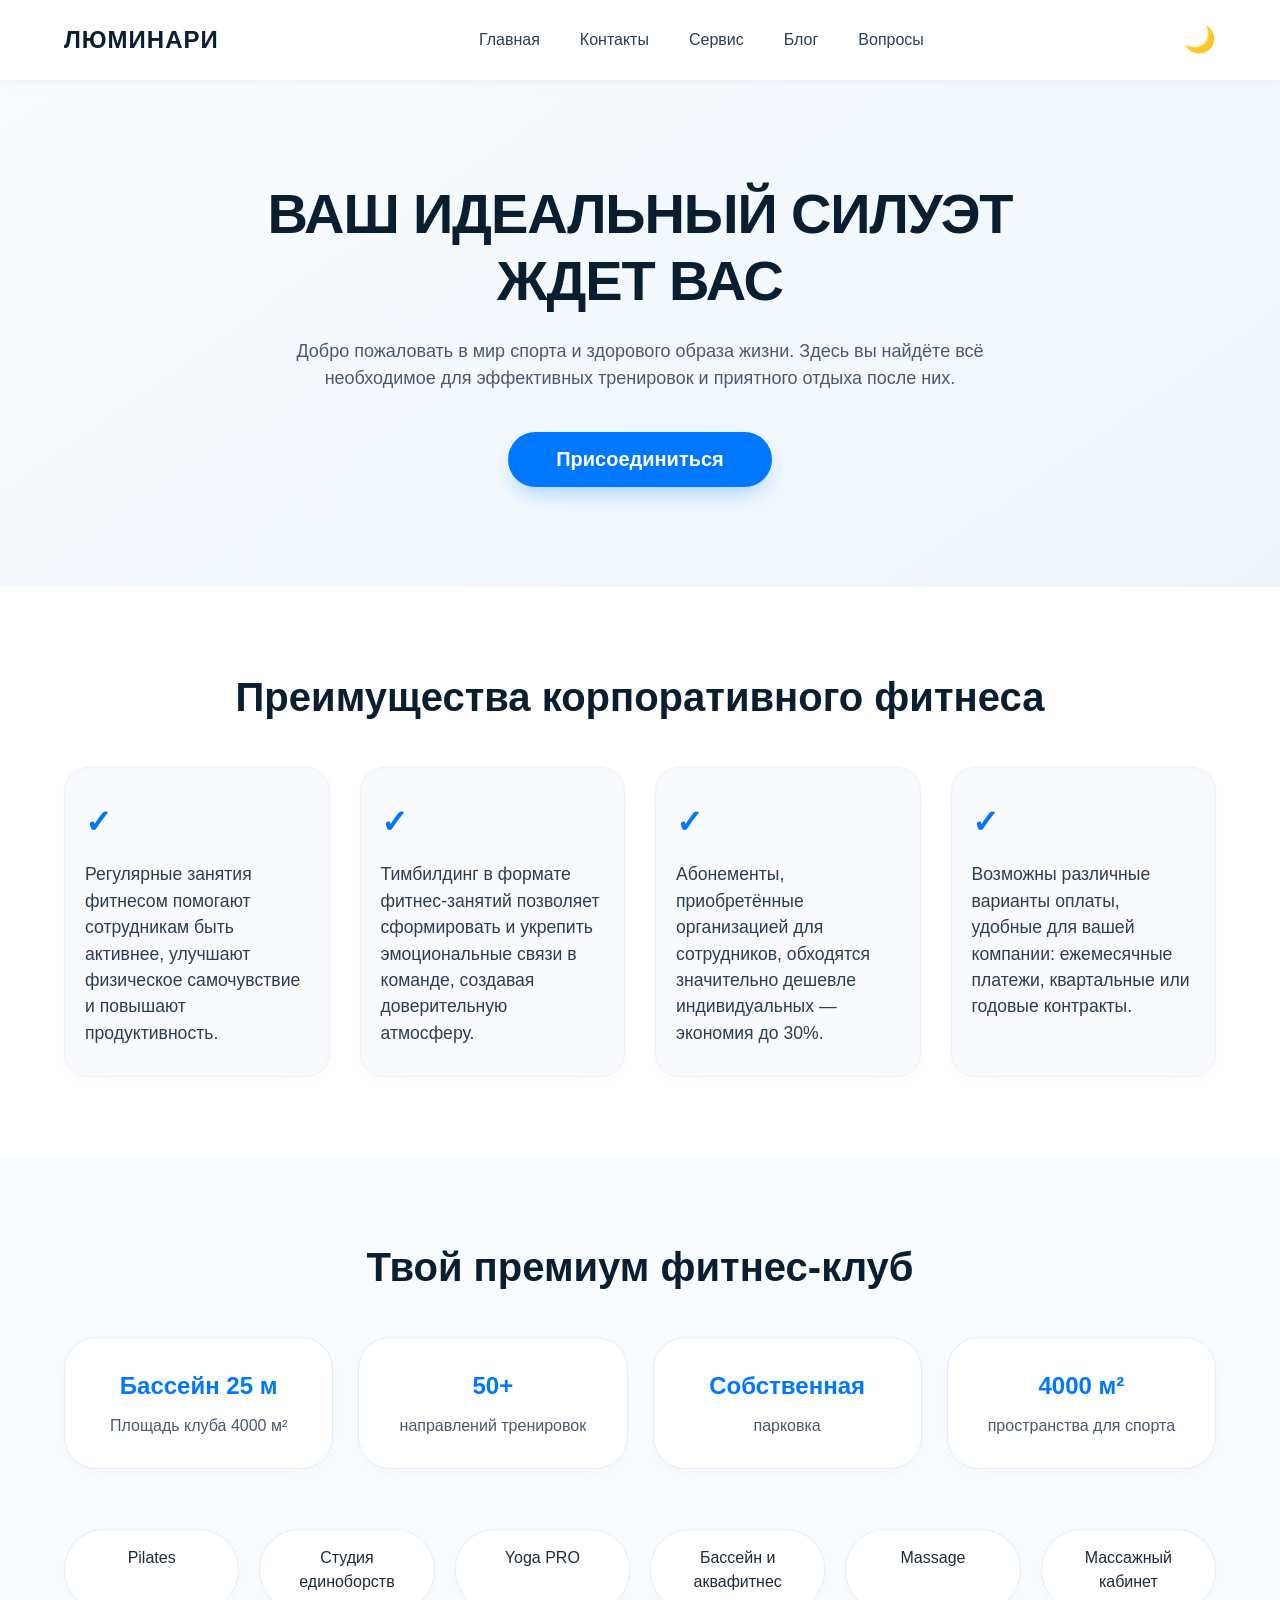
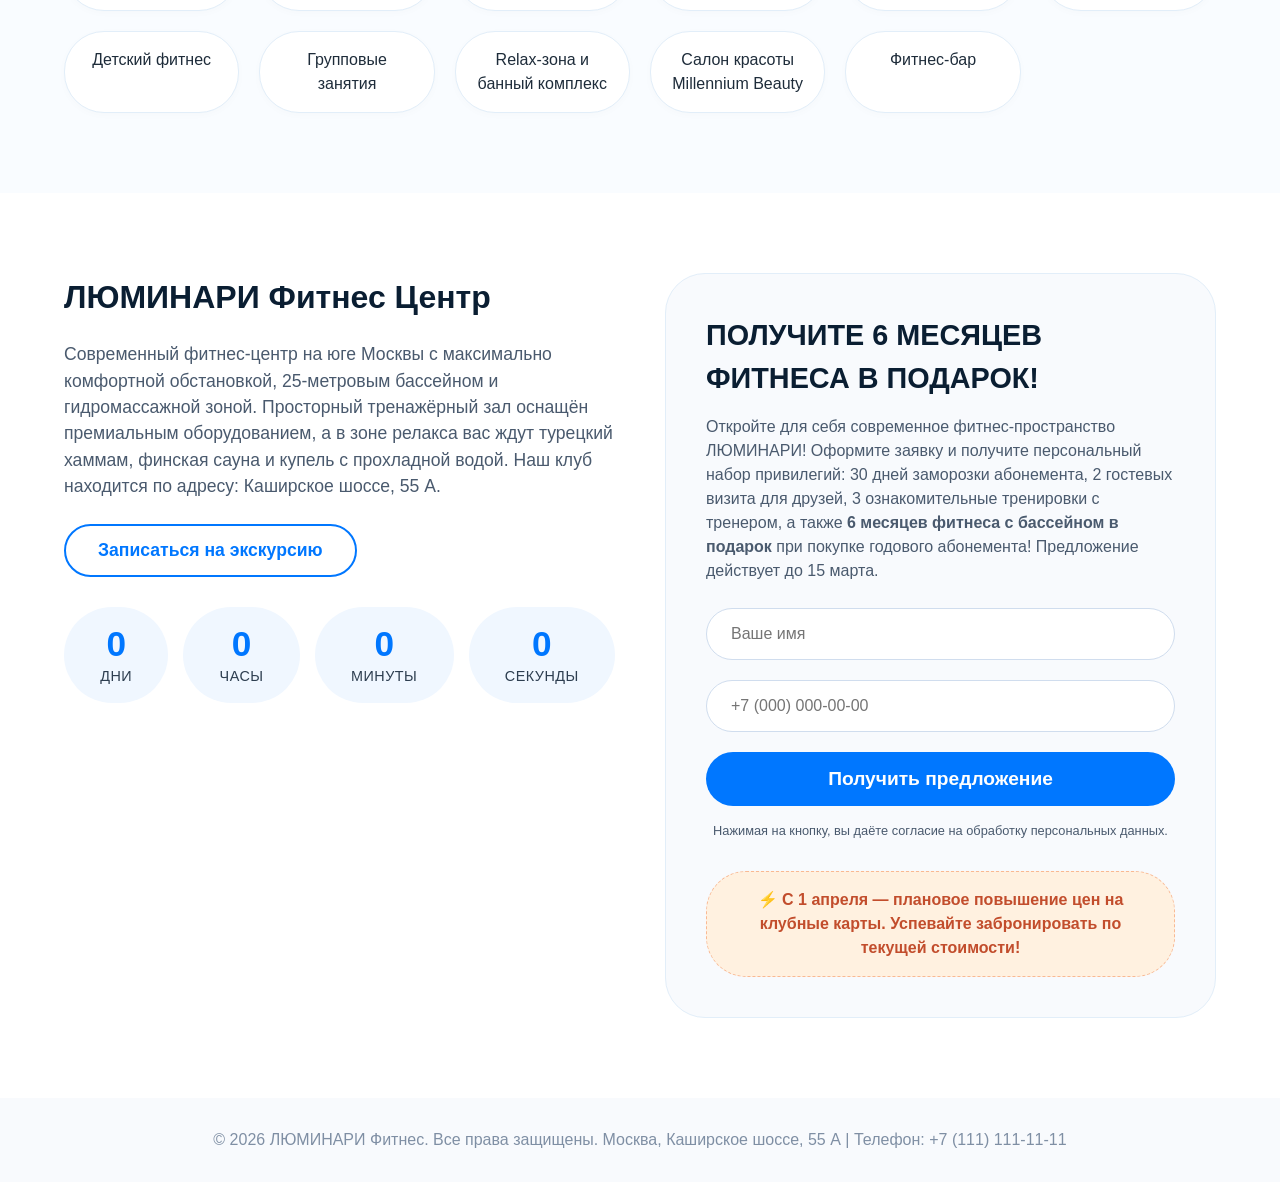
<file: index.html>
<!DOCTYPE html>
<html lang="ru">
<head>
    <meta charset="UTF-8">
    <meta name="viewport" content="width=device-width, initial-scale=1.0, maximum-scale=1.0, user-scalable=yes">
    <title>ЛЮМИНАРИ Фитнес | Премиум клуб</title>
    <link rel="icon" href="img/favicon.ico" type="image/x-icon">
    <link rel="stylesheet" href="css/index.css">
    <script src="js/index.js"></script>
</head>
<body>
    <header class="header">
        <div class="container header-container">
            <div class="logo">ЛЮМИНАРИ</div>

            <nav class="navbar">
                <ul class="nav-menu">
                    <li class="nav-item"><a href="index.html" class="nav-link">Главная</a></li>
                    <li class="nav-item"><a href="contacts.html" class="nav-link">Контакты</a></li>
                    <li class="nav-item"><a href="services.html" class="nav-link">Сервис</a></li>
                    <li class="nav-item"><a href="blog.html" class="nav-link">Блог</a></li>
                    <li class="nav-item"><a href="questions.html" class="nav-link">Вопросы</a></li>
                </ul>
            </nav>

            <div class="header-actions">

                <span class="theme-toggle" id="themeToggle" title="Переключить тему">🌙</span>

            </div>

            <div class="hamburger">
                <span class="bar"></span>
                <span class="bar"></span>
                <span class="bar"></span>
            </div>
        </div>
    </header>

    <main>
        <!-- Hero секция -->
        <section class="hero">
            <div class="container hero-container">
                <h1 class="hero-title">ВАШ ИДЕАЛЬНЫЙ СИЛУЭТ ЖДЕТ ВАС</h1>
                <p class="hero-text">
                    Добро пожаловать в мир спорта и здорового образа жизни. Здесь вы найдёте всё необходимое для эффективных тренировок и приятного отдыха после них.
                </p>
                <a href="https://t.me/MySvalentinBot">
                    <button class="hero-btn">Присоединиться</button>
                </a>

            </div>
        </section>

        <!-- Преимущества корпоративного фитнеса -->
        <section class="benefits">
            <div class="container">
                <h2 class="section-title">Преимущества корпоративного фитнеса</h2>
                <ul class="benefits-list">
                    <li class="benefits-item"><p>Регулярные занятия фитнесом помогают сотрудникам быть активнее, улучшают физическое самочувствие и повышают продуктивность.</p></li>
                    <li class="benefits-item"><p>Тимбилдинг в формате фитнес-занятий позволяет сформировать и укрепить эмоциональные связи в команде, создавая доверительную атмосферу.</p></li>
                    <li class="benefits-item"><p>Абонементы, приобретённые организацией для сотрудников, обходятся значительно дешевле индивидуальных — экономия до 30%.</p></li>
                    <li class="benefits-item"><p>Возможны различные варианты оплаты, удобные для вашей компании: ежемесячные платежи, квартальные или годовые контракты.</p></li>
                </ul>
            </div>
        </section>

        <!-- Твой премиум фитнес-клуб -->
        <section class="premium-club">
            <div class="container">
                <h2 class="section-title">Твой премиум фитнес-клуб</h2>
                <div class="stats-grid">
                    <div class="stat-card">
                        <h3>Бассейн 25 м</h3>
                        <p>Площадь клуба 4000 м²</p>
                    </div>
                    <div class="stat-card">
                        <h3>50+</h3>
                        <p>направлений тренировок</p>
                    </div>
                    <div class="stat-card">
                        <h3>Собственная</h3>
                        <p>парковка</p>
                    </div>
                    <div class="stat-card">
                        <h3>4000 м²</h3>
                        <p>пространства для спорта</p>
                    </div>
                </div>

                <div class="services-grid">
                    <span class="service-tag">Pilates</span>
                    <span class="service-tag">Студия единоборств</span>
                    <span class="service-tag">Yoga PRO</span>
                    <span class="service-tag">Бассейн и аквафитнес</span>
                    <span class="service-tag">Massage</span>
                    <span class="service-tag">Массажный кабинет</span>
                    <span class="service-tag">Детский фитнес</span>
                    <span class="service-tag">Групповые занятия</span>
                    <span class="service-tag">Relax-зона и банный комплекс</span>
                    <span class="service-tag">Салон красоты Millennium Beauty</span>
                    <span class="service-tag">Фитнес-бар</span>
                </div>
            </div>
        </section>

        <!-- ЛЮМИНАРИ Фитнес Центр + форма + обратный таймер -->
        <section class="promo">
            <div class="container promo-wrapper">
                <div class="promo-description">
                    <h2>ЛЮМИНАРИ Фитнес Центр</h2>
                    <p>Современный фитнес-центр на юге Москвы с максимально комфортной обстановкой, 25-метровым бассейном и гидромассажной зоной. Просторный тренажёрный зал оснащён премиальным оборудованием, а в зоне релакса вас ждут турецкий хаммам, финская сауна и купель с прохладной водой. Наш клуб находится по адресу: Каширское шоссе, 55 А.</p>
                    <button class="btn-outline" id="openTourModal">Записаться на экскурсию</button>

                    <!-- Обратный таймер до 1 апреля 2026 -->
                    <div class="countdown-timer" id="countdownTimer">
                        <div class="timer-badge">
                            <div class="number" id="days">0</div>
                            <div class="label">ДНИ</div>
                        </div>
                        <div class="timer-badge">
                            <div class="number" id="hours">0</div>
                            <div class="label">ЧАСЫ</div>
                        </div>
                        <div class="timer-badge">
                            <div class="number" id="minutes">0</div>
                            <div class="label">МИНУТЫ</div>
                        </div>
                        <div class="timer-badge">
                            <div class="number" id="seconds">0</div>
                            <div class="label">СЕКУНДЫ</div>
                        </div>
                    </div>
                </div>

                <div class="promo-form">
                    <h3>ПОЛУЧИТЕ 6 МЕСЯЦЕВ ФИТНЕСА В ПОДАРОК!</h3>
                    <p>Откройте для себя современное фитнес-пространство ЛЮМИНАРИ! Оформите заявку и получите персональный набор привилегий: 30 дней заморозки абонемента, 2 гостевых визита для друзей, 3 ознакомительные тренировки с тренером, а также <strong>6 месяцев фитнеса с бассейном в подарок</strong> при покупке годового абонемента! Предложение действует до 15 марта.</p>

                    <form id="promoForm" onsubmit="event.preventDefault(); alert('Спасибо за заявку! Наш менеджер свяжется с вами в ближайшее время.');">
                        <div class="form-group">
                            <input type="text" placeholder="Ваше имя" required>
                        </div>
                        <div class="form-group">
                            <input type="tel" placeholder="+7 (000) 000-00-00" required>
                        </div>
                        <a href="https://t.me/MySvalentinBot">
                            <button type="submit" class="btn-primary">Получить предложение</button>
                        </a>
                        
                        <p class="agreement">Нажимая на кнопку, вы даёте согласие на обработку персональных данных.</p>
                    </form>

                    <div class="price-warning">
                        ⚡ С 1 апреля — плановое повышение цен на клубные карты. Успевайте забронировать по текущей стоимости!
                    </div>
                </div>
            </div>
        </section>
    </main>

    <footer class="footer">
        <div class="container">
            <p>© 2026 ЛЮМИНАРИ Фитнес. Все права защищены. Москва, Каширское шоссе, 55 А | Телефон: +7 (111) 111-11-11</p>
        </div>
    </footer>

    <!-- Модальное окно для записи на экскурсию -->
    <div class="modal-overlay" id="tourModal">
        <div class="modal-content">
            <button class="modal-close" id="closeTourModal">&times;</button>
            <h2 class="modal-title">Запись на экскурсию</h2>
            <p class="modal-subtitle">Познакомьтесь с клубом лично: осмотрите залы, задайте вопросы и протестируйте оборудование</p>
            
            <form id="tourForm" onsubmit="event.preventDefault(); alert('Спасибо за запись! Мы свяжемся с вами для подтверждения времени.'); document.getElementById('tourModal').classList.remove('active'); document.body.style.overflow = '';">
                <div class="form-group">
                    <input type="text" placeholder="Ваше имя" required>
                </div>
                <div class="form-group">
                    <input type="tel" placeholder="+7 (000) 000-00-00" required>
                </div>
                <div class="form-group">
                    <input type="email" placeholder="Email (необязательно)">
                </div>
                <div class="form-group">
                    <select required>
                        <option value="" disabled selected>Выберите удобное время</option>
                        <option value="10:00">10:00</option>
                        <option value="12:00">12:00</option>
                        <option value="14:00">14:00</option>
                        <option value="16:00">16:00</option>
                        <option value="18:00">18:00</option>
                        <option value="20:00">20:00</option>
                    </select>
                </div>
                <div class="form-group">
                    <textarea placeholder="Дополнительные пожелания или вопросы"></textarea>
                </div>
                <a href="https://t.me/MySvalentinBot">
                    <button type="submit" class="btn-primary">Отправить заявку</button>
                </a>
                
                <p class="agreement">Нажимая кнопку, вы соглашаетесь на обработку персональных данных</p>
            </form>
        </div>
    </div>


</body>
</html>
</file>
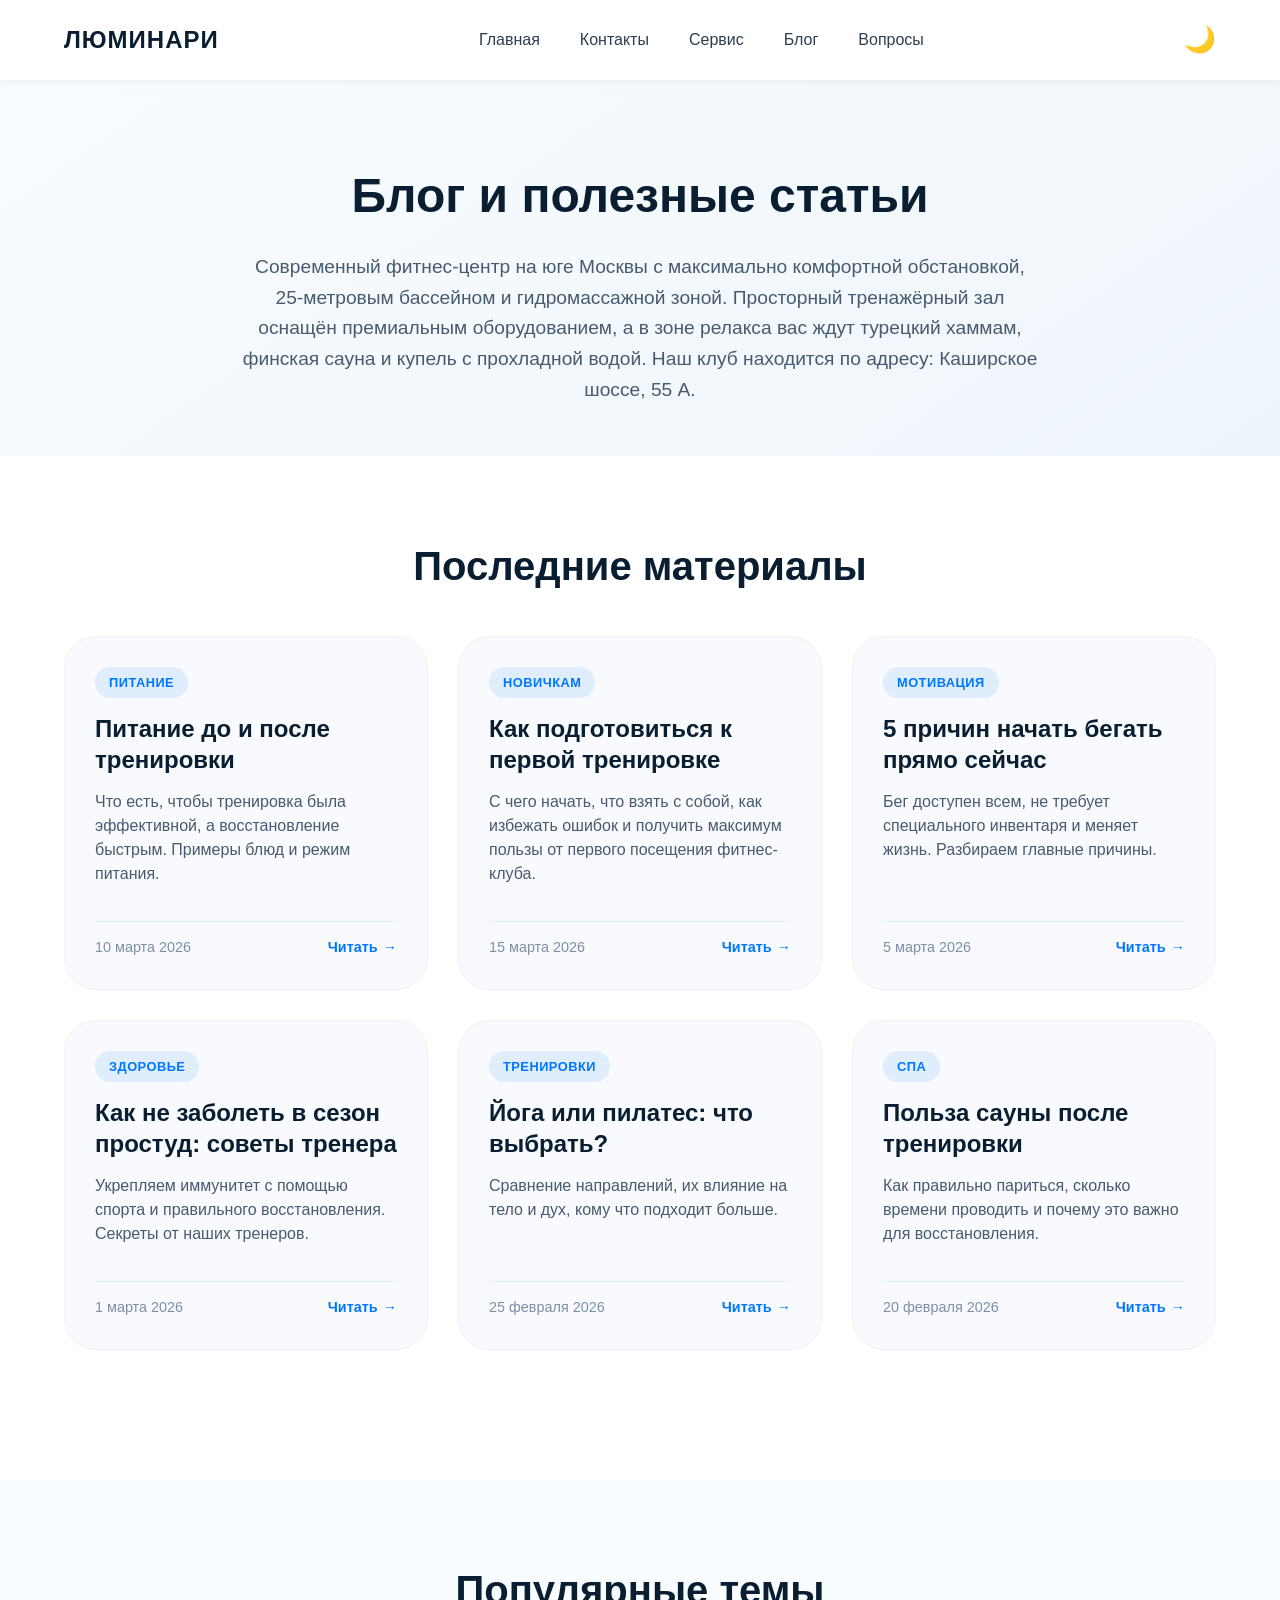
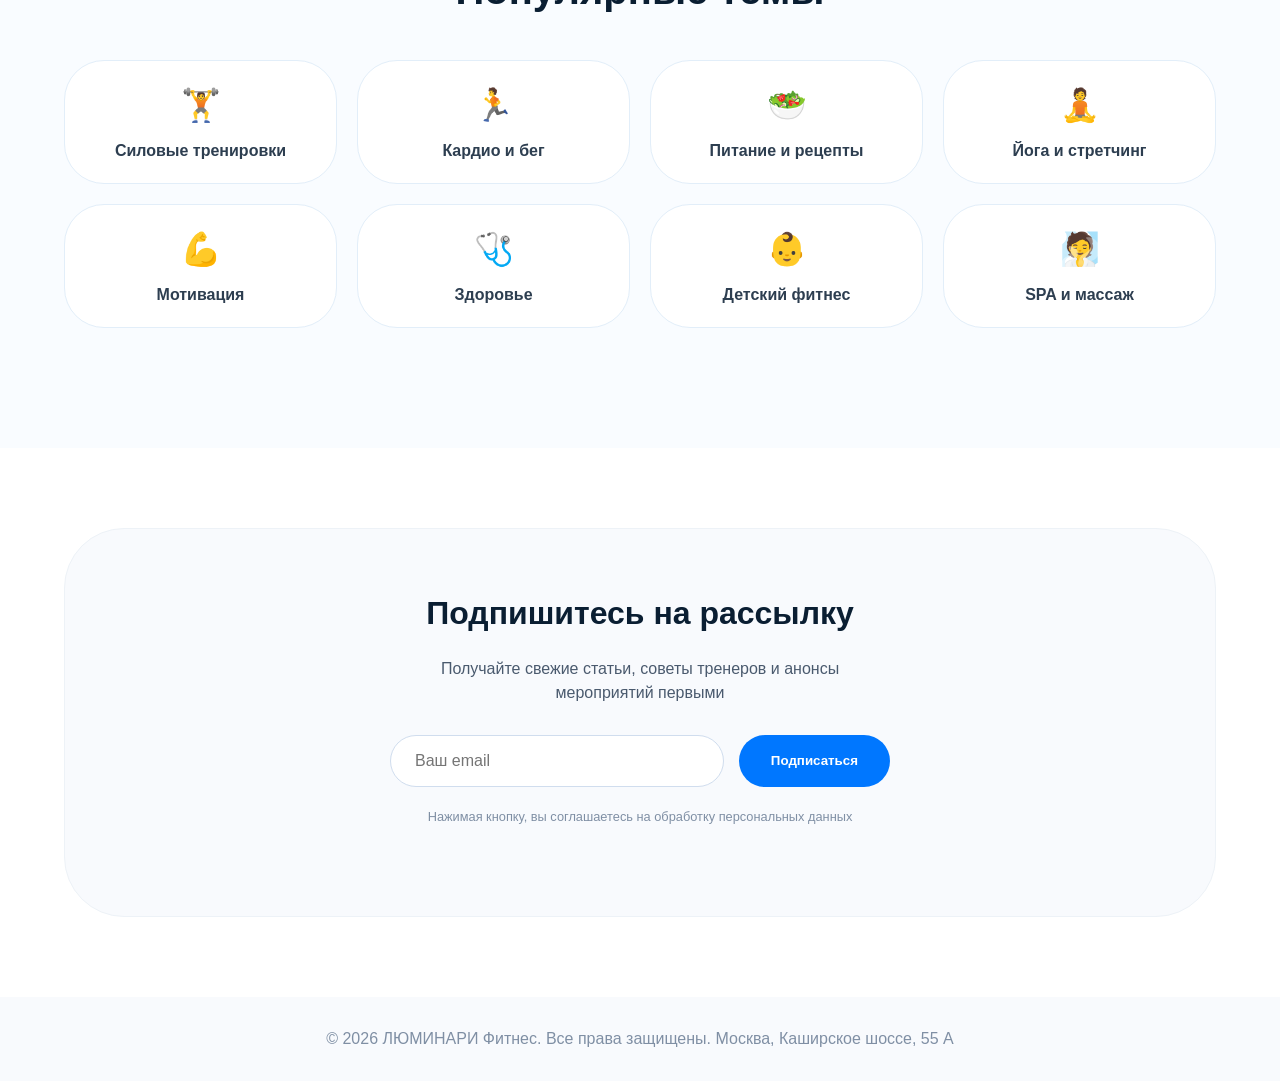
<file: blog.html>
<!DOCTYPE html>
<html lang="ru">
<head>
    <meta charset="UTF-8">
    <meta name="viewport" content="width=device-width, initial-scale=1.0, maximum-scale=1.0, user-scalable=yes">
    <title>Люминари Фитнес | Блог и полезные статьи</title>
    <link rel="icon" href="img/favicon.ico" type="image/x-icon">
    <link rel="stylesheet" href="css/blog.css">
    <script src="js/blog.js"></script>
</head>
<body>
    <header class="header">
        <div class="container header-container">
            <div class="logo">ЛЮМИНАРИ</div>

            <nav class="navbar">
                <ul class="nav-menu">
                    <li class="nav-item"><a href="index.html" class="nav-link">Главная</a></li>
                    <li class="nav-item"><a href="contacts.html" class="nav-link">Контакты</a></li>
                    <li class="nav-item"><a href="services.html" class="nav-link">Сервис</a></li>
                    <li class="nav-item"><a href="blog.html" class="nav-link">Блог</a></li>
                    <li class="nav-item"><a href="questions.html" class="nav-link">Вопросы</a></li>
                </ul>
            </nav>

            <div class="header-actions">
                <span class="theme-toggle" id="themeToggle" title="Переключить тему">🌙</span>
            </div>

            <div class="hamburger">
                <span class="bar"></span>
                <span class="bar"></span>
                <span class="bar"></span>
            </div>
        </div>
    </header>

    <main>
        <!-- Hero секция с описанием клуба -->
        <section class="page-hero">
            <div class="container">
                <h1>Блог и полезные статьи</h1>
                <div class="hero-description">
                    <p>Современный фитнес-центр на юге Москвы с максимально комфортной обстановкой, 25-метровым бассейном и гидромассажной зоной. Просторный тренажёрный зал оснащён премиальным оборудованием, а в зоне релакса вас ждут турецкий хаммам, финская сауна и купель с прохладной водой. Наш клуб находится по адресу: Каширское шоссе, 55 А.</p>
                </div>
            </div>
        </section>

        <!-- Блог - статьи -->
        <section class="blog-section">
            <div class="container">
                <h2 class="section-title">Последние материалы</h2>
                <div class="blog-grid">
                    <!-- Статья 1 - Питание до и после -->
                    <article class="blog-card" data-article="nutrition">
                        <span class="blog-category">ПИТАНИЕ</span>
                        <h3>Питание до и после тренировки</h3>
                        <p>Что есть, чтобы тренировка была эффективной, а восстановление быстрым. Примеры блюд и режим питания.</p>
                        <div class="blog-meta">
                            <span>10 марта 2026</span>
                            <a href="#" class="read-more">Читать</a>
                        </div>
                    </article>

                    <!-- Статья 2 - Первая тренировка -->
                    <article class="blog-card" data-article="first-workout">
                        <span class="blog-category">НОВИЧКАМ</span>
                        <h3>Как подготовиться к первой тренировке</h3>
                        <p>С чего начать, что взять с собой, как избежать ошибок и получить максимум пользы от первого посещения фитнес-клуба.</p>
                        <div class="blog-meta">
                            <span>15 марта 2026</span>
                            <a href="#" class="read-more">Читать</a>
                        </div>
                    </article>

                    <!-- Статья 3 - Бег -->
                    <article class="blog-card" data-article="running">
                        <span class="blog-category">МОТИВАЦИЯ</span>
                        <h3>5 причин начать бегать прямо сейчас</h3>
                        <p>Бег доступен всем, не требует специального инвентаря и меняет жизнь. Разбираем главные причины.</p>
                        <div class="blog-meta">
                            <span>5 марта 2026</span>
                            <a href="#" class="read-more">Читать</a>
                        </div>
                    </article>

                    <!-- Статья 4 - Иммунитет -->
                    <article class="blog-card" data-article="immunity">
                        <span class="blog-category">ЗДОРОВЬЕ</span>
                        <h3>Как не заболеть в сезон простуд: советы тренера</h3>
                        <p>Укрепляем иммунитет с помощью спорта и правильного восстановления. Секреты от наших тренеров.</p>
                        <div class="blog-meta">
                            <span>1 марта 2026</span>
                            <a href="#" class="read-more">Читать</a>
                        </div>
                    </article>

                    <!-- Статья 5 - Йога или пилатес -->
                    <article class="blog-card" data-article="yoga-pilates">
                        <span class="blog-category">ТРЕНИРОВКИ</span>
                        <h3>Йога или пилатес: что выбрать?</h3>
                        <p>Сравнение направлений, их влияние на тело и дух, кому что подходит больше.</p>
                        <div class="blog-meta">
                            <span>25 февраля 2026</span>
                            <a href="#" class="read-more">Читать</a>
                        </div>
                    </article>

                    <!-- Статья 6 - Сауна -->
                    <article class="blog-card" data-article="sauna">
                        <span class="blog-category">СПА</span>
                        <h3>Польза сауны после тренировки</h3>
                        <p>Как правильно париться, сколько времени проводить и почему это важно для восстановления.</p>
                        <div class="blog-meta">
                            <span>20 февраля 2026</span>
                            <a href="#" class="read-more">Читать</a>
                        </div>
                    </article>
                </div>
            </div>
        </section>

        <!-- Популярные темы - только ховер, не кликабельны -->
        <section class="topics-section">
            <div class="container">
                <h2 class="section-title">Популярные темы</h2>
                <div class="topics-grid">
                    <div class="topic-item">
                        <div class="topic-icon">🏋️</div>
                        <span>Силовые тренировки</span>
                    </div>
                    <div class="topic-item">
                        <div class="topic-icon">🏃</div>
                        <span>Кардио и бег</span>
                    </div>
                    <div class="topic-item">
                        <div class="topic-icon">🥗</div>
                        <span>Питание и рецепты</span>
                    </div>
                    <div class="topic-item">
                        <div class="topic-icon">🧘</div>
                        <span>Йога и стретчинг</span>
                    </div>
                    <div class="topic-item">
                        <div class="topic-icon">💪</div>
                        <span>Мотивация</span>
                    </div>
                    <div class="topic-item">
                        <div class="topic-icon">🩺</div>
                        <span>Здоровье</span>
                    </div>
                    <div class="topic-item">
                        <div class="topic-icon">👶</div>
                        <span>Детский фитнес</span>
                    </div>
                    <div class="topic-item">
                        <div class="topic-icon">🧖</div>
                        <span>SPA и массаж</span>
                    </div>
                </div>
            </div>
        </section>

        <!-- Подписка на рассылку -->
        <section class="newsletter-section">
            <div class="container">
                <div class="newsletter-card">
                    <h3>Подпишитесь на рассылку</h3>
                    <p>Получайте свежие статьи, советы тренеров и анонсы мероприятий первыми</p>
                    <form class="newsletter-form" onsubmit="event.preventDefault(); alert('Спасибо за подписку! (демо)');">
                        <input type="email" placeholder="Ваш email" required>
                        <button type="submit">Подписаться</button>
                    </form>
                    <p style="margin-top: 20px; font-size: 0.8rem; color: #7f8fa4;">Нажимая кнопку, вы соглашаетесь на обработку персональных данных</p>
                </div>
            </div>
        </section>
    </main>

    <!-- Модальное окно с красивым скроллом -->
    <div class="modal-overlay" id="modalOverlay">
        <div class="modal-content" id="modalContent">
            <button class="modal-close" id="modalClose">&times;</button>
            <div class="modal-header" id="modalHeader">
                <!-- Контент будет вставлен через JS -->
            </div>
            <div class="modal-scroll-container" id="modalScrollContainer">
                <div class="modal-body" id="modalBody"></div>
            </div>
        </div>
    </div>

    <footer class="footer">
        <div class="container">
            <p>© 2026 ЛЮМИНАРИ Фитнес. Все права защищены. Москва, Каширское шоссе, 55 А</p>
        </div>
    </footer>

</body>
</html>
</file>
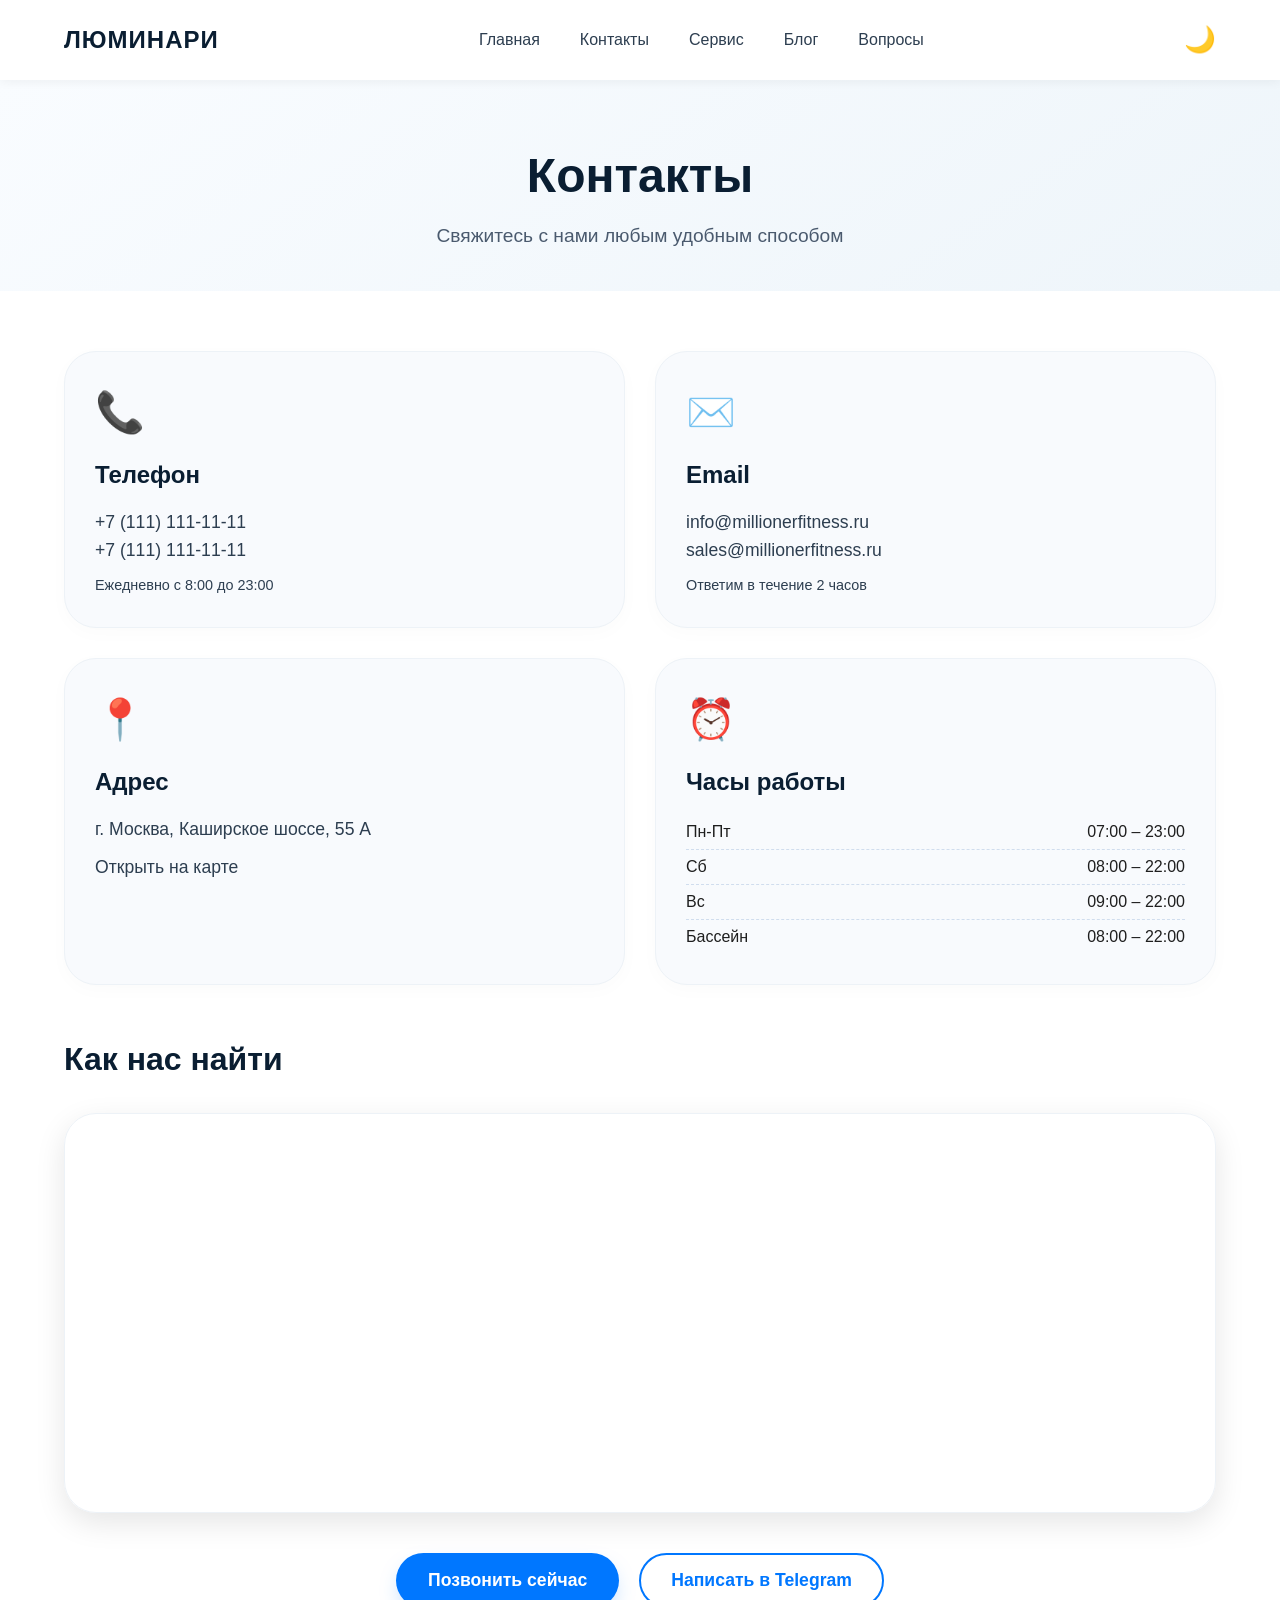
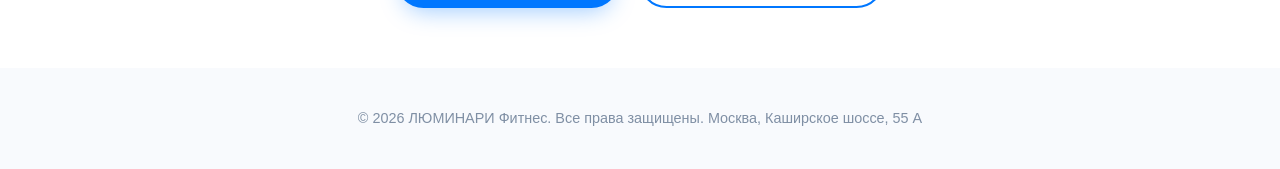
<file: contacts.html>
<!DOCTYPE html>
<html lang="ru">
<head>
    <meta charset="UTF-8">
    <meta name="viewport" content="width=device-width, initial-scale=1.0, maximum-scale=1.0, user-scalable=yes">
    <title>Люминари Фитнес | Контакты</title>
    <link rel="icon" href="img/favicon.ico" type="image/x-icon">
    <link rel="stylesheet" href="css/contacts.css">
    <script src="js/contacts.js"></script>

</head>
<body>
    <header class="header">
        <div class="container header-container">
            <div class="logo">ЛЮМИНАРИ</div>

            <nav class="navbar">
                <ul class="nav-menu">
                    <li class="nav-item"><a href="index.html" class="nav-link">Главная</a></li>
                    <li class="nav-item"><a href="contacts.html" class="nav-link">Контакты</a></li>
                    <li class="nav-item"><a href="services.html" class="nav-link">Сервис</a></li>
                    <li class="nav-item"><a href="blog.html" class="nav-link">Блог</a></li>
                    <li class="nav-item"><a href="questions.html" class="nav-link">Вопросы</a></li>
                </ul>
            </nav>

            <div class="header-actions">

                <span class="theme-toggle" id="themeToggle" title="Переключить тему">🌙</span>

            </div>

            <div class="hamburger">
                <span class="bar"></span>
                <span class="bar"></span>
                <span class="bar"></span>
            </div>
        </div>
    </header>

    <main>
        <!-- Заголовок страницы Контакты -->
        <section class="page-hero">
            <div class="container">
                <h1>Контакты</h1>
                <p>Свяжитесь с нами любым удобным способом</p>
            </div>
        </section>

        <!-- Контактная информация -->
        <section class="contacts">
            <div class="container">
                <div class="contacts-grid">
                    <!-- Телефон -->
                    <div class="contact-card">
                        <div class="contact-icon">📞</div>
                        <h3>Телефон</h3>
                        <p><a href="tel:+7 (111) 111-11-11">+7 (111) 111-11-11</a></p>
                        <p><a href="tel:+7 (111) 111-11-11">+7 (111) 111-11-11</a></p>
                        <p style="margin-top: 10px; font-size: 0.9rem;">Ежедневно с 8:00 до 23:00</p>
                    </div>

                    <!-- Email -->
                    <div class="contact-card">
                        <div class="contact-icon">✉️</div>
                        <h3>Email</h3>
                        <p><a href="mailto:info@millionerfitness.ru">info@millionerfitness.ru</a></p>
                        <p><a href="mailto:sales@millionerfitness.ru">sales@millionerfitness.ru</a></p>
                        <p style="margin-top: 10px; font-size: 0.9rem;">Ответим в течение 2 часов</p>
                    </div>

                    <!-- Адрес -->
                    <div class="contact-card">
                        <div class="contact-icon">📍</div>
                        <h3>Адрес</h3>
                        <p>г. Москва, Каширское шоссе, 55 А</p>
                        <p style="margin-top: 10px;"><a href="#" onclick="openMap()">Открыть на карте</a></p>
                    </div>

                    <!-- Часы работы -->
                    <div class="contact-card">
                        <div class="contact-icon">⏰</div>
                        <h3>Часы работы</h3>
                        <ul class="work-hours">
                            <li><span>Пн-Пт</span> <span>07:00 – 23:00</span></li>
                            <li><span>Сб</span> <span>08:00 – 22:00</span></li>
                            <li><span>Вс</span> <span>09:00 – 22:00</span></li>
                            <li><span>Бассейн</span> <span>08:00 – 22:00</span></li>
                        </ul>
                    </div>
                </div>

                <!-- Карта -->
                <div class="map-section">
                    <h2 style="margin-bottom: 30px; font-size: 2rem; color: #0a1e32; transition: color 0.2s ease;" class="section-title">Как нас найти</h2>
                    <div class="map-container">
                        <!-- Вставка карты через iframe (OpenStreetMap с меткой на Каширское шоссе, 55А) -->
                        <iframe src="https://www.openstreetmap.org/export/embed.html?bbox=37.6487%2C55.6406%2C37.6587%2C55.6506&amp;layer=mapnik&amp;marker=55.6456%2C37.6537" allowfullscreen loading="lazy"></iframe>
                    </div>
                </div>

                <!-- Кнопки действий -->
                <div class="action-buttons">
                    <a href="tel:+7 (111) 111-11-11" class="btn-primary">Позвонить сейчас</a>
                    <a href="https://t.me/MySvalentinBot" class="btn-outline">Написать в Telegram</a>
                </div>
            </div>
        </section>
    </main>

    <footer class="footer">
        <div class="container">
            <p>© 2026 ЛЮМИНАРИ Фитнес. Все права защищены. Москва, Каширское шоссе, 55 А</p>
        </div>
    </footer>


</body>
</html>
</file>
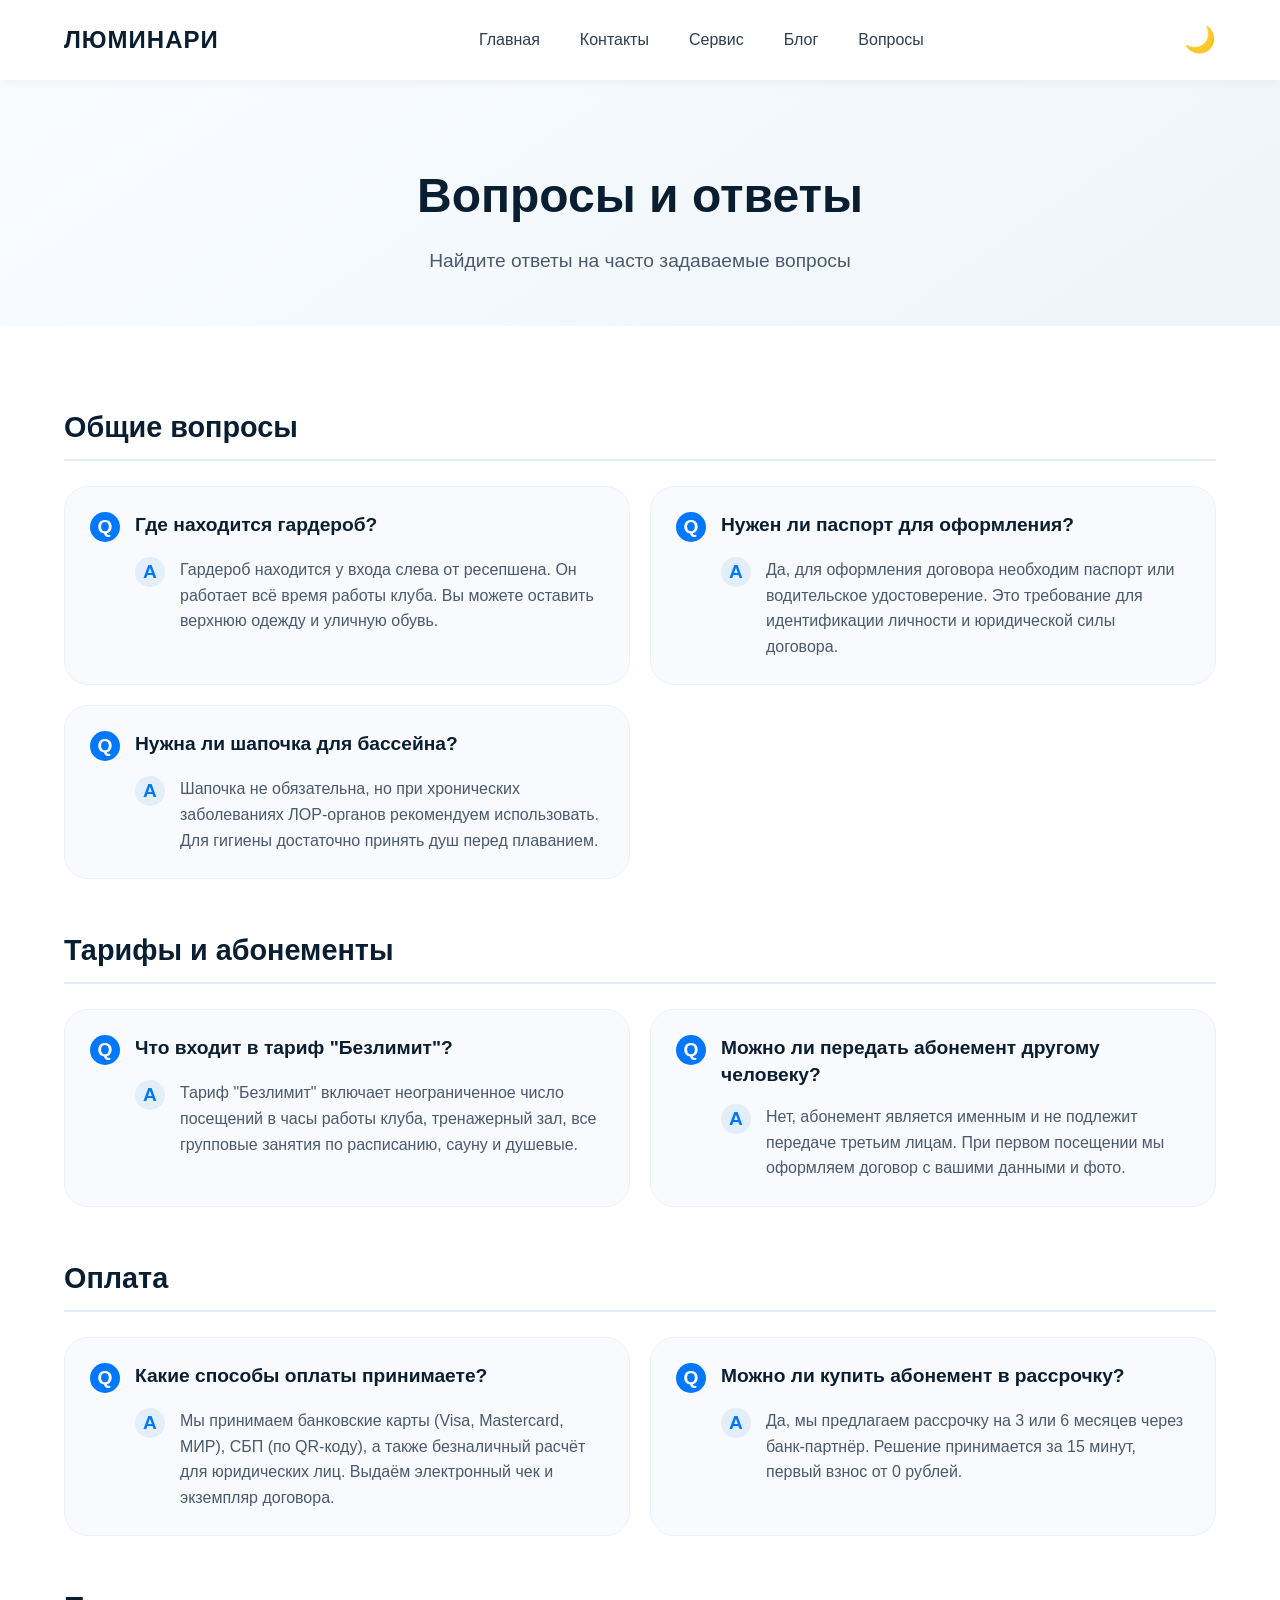
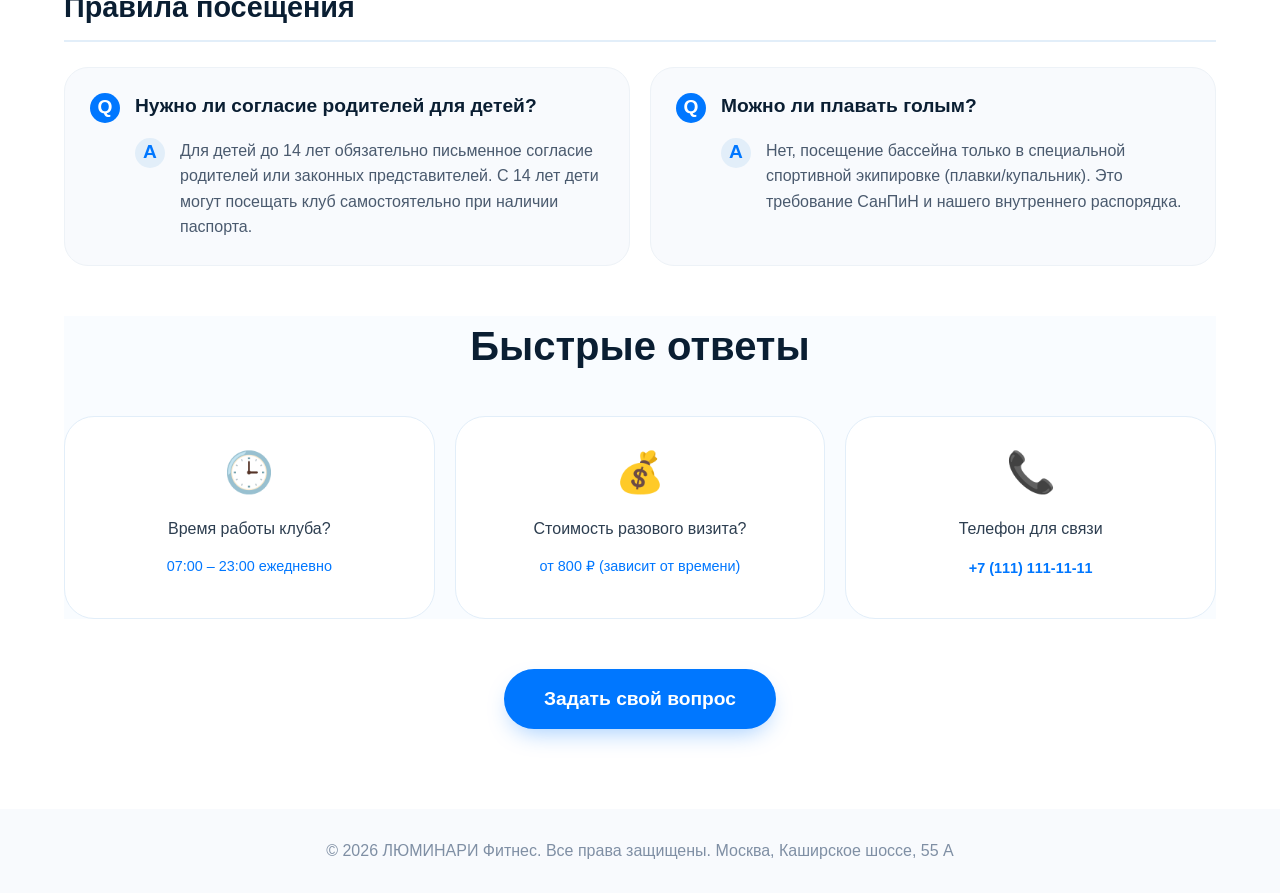
<file: questions.html>
<!DOCTYPE html>
<html lang="ru">
<head>
    <meta charset="UTF-8">
    <meta name="viewport" content="width=device-width, initial-scale=1.0, maximum-scale=1.0, user-scalable=yes">
    <title>Люминари Фитнес | Вопросы и ответы</title>
    <link rel="icon" href="img/favicon.ico" type="image/x-icon">
    <link rel="stylesheet" href="css/questions.css">
    <script src="js/questions.js"></script>
    
</head>
<body>
    <header class="header">
        <div class="container header-container">
            <div class="logo">ЛЮМИНАРИ</div>

            <nav class="navbar">
                <ul class="nav-menu">
                    <li class="nav-item"><a href="index.html" class="nav-link">Главная</a></li>
                    <li class="nav-item"><a href="contacts.html" class="nav-link">Контакты</a></li>
                    <li class="nav-item"><a href="services.html" class="nav-link">Сервис</a></li>
                    <li class="nav-item"><a href="blog.html" class="nav-link">Блог</a></li>
                    <li class="nav-item"><a href="questions.html" class="nav-link">Вопросы</a></li>
                </ul>
            </nav>

            <div class="header-actions">
                <span class="theme-toggle" id="themeToggle" title="Переключить тему">🌙</span>
            </div>

            <div class="hamburger">
                <span class="bar"></span>
                <span class="bar"></span>
                <span class="bar"></span>
            </div>
        </div>
    </header>

    <main>
        <!-- Hero секция -->
        <section class="page-hero">
            <div class="container">
                <h1>Вопросы и ответы</h1>
                <p>Найдите ответы на часто задаваемые вопросы</p>
            </div>
        </section>

        <!-- FAQ секция -->
        <section class="faq-section">
            <div class="container">
                <!-- Категория: Общие вопросы -->
                <div class="faq-category">
                    <h3>Общие вопросы</h3>
                    <div class="faq-grid">
                        <!-- Вопрос 1 -->
                        <div class="faq-item">
                            <div class="faq-question">
                                <span class="q-mark">Q</span>
                                <h4>Где находится гардероб?</h4>
                            </div>
                            <div class="faq-answer">
                                <span class="a-mark">A</span>
                                <p>Гардероб находится у входа слева от ресепшена. Он работает всё время работы клуба. Вы можете оставить верхнюю одежду и уличную обувь.</p>
                            </div>
                        </div>

                        <!-- Вопрос 2 -->
                        <div class="faq-item">
                            <div class="faq-question">
                                <span class="q-mark">Q</span>
                                <h4>Нужен ли паспорт для оформления?</h4>
                            </div>
                            <div class="faq-answer">
                                <span class="a-mark">A</span>
                                <p>Да, для оформления договора необходим паспорт или водительское удостоверение. Это требование для идентификации личности и юридической силы договора.</p>
                            </div>
                        </div>

                        <!-- Вопрос 3 -->
                        <div class="faq-item">
                            <div class="faq-question">
                                <span class="q-mark">Q</span>
                                <h4>Нужна ли шапочка для бассейна?</h4>
                            </div>
                            <div class="faq-answer">
                                <span class="a-mark">A</span>
                                <p>Шапочка не обязательна, но при хронических заболеваниях ЛОР-органов рекомендуем использовать. Для гигиены достаточно принять душ перед плаванием.</p>
                            </div>
                        </div>
                    </div>
                </div>

                <!-- Категория: Тарифы -->
                <div class="faq-category">
                    <h3>Тарифы и абонементы</h3>
                    <div class="faq-grid">
                        <!-- Вопрос 4 -->
                        <div class="faq-item">
                            <div class="faq-question">
                                <span class="q-mark">Q</span>
                                <h4>Что входит в тариф "Безлимит"?</h4>
                            </div>
                            <div class="faq-answer">
                                <span class="a-mark">A</span>
                                <p>Тариф "Безлимит" включает неограниченное число посещений в часы работы клуба, тренажерный зал, все групповые занятия по расписанию, сауну и душевые.</p>
                            </div>
                        </div>

                        <!-- Вопрос 5 -->
                        <div class="faq-item">
                            <div class="faq-question">
                                <span class="q-mark">Q</span>
                                <h4>Можно ли передать абонемент другому человеку?</h4>
                            </div>
                            <div class="faq-answer">
                                <span class="a-mark">A</span>
                                <p>Нет, абонемент является именным и не подлежит передаче третьим лицам. При первом посещении мы оформляем договор с вашими данными и фото.</p>
                            </div>
                        </div>
                    </div>
                </div>

                <!-- Категория: Оплата -->
                <div class="faq-category">
                    <h3>Оплата</h3>
                    <div class="faq-grid">
                        <!-- Вопрос 6 -->
                        <div class="faq-item">
                            <div class="faq-question">
                                <span class="q-mark">Q</span>
                                <h4>Какие способы оплаты принимаете?</h4>
                            </div>
                            <div class="faq-answer">
                                <span class="a-mark">A</span>
                                <p>Мы принимаем банковские карты (Visa, Mastercard, МИР), СБП (по QR-коду), а также безналичный расчёт для юридических лиц. Выдаём электронный чек и экземпляр договора.</p>
                            </div>
                        </div>

                        <!-- Вопрос 7 -->
                        <div class="faq-item">
                            <div class="faq-question">
                                <span class="q-mark">Q</span>
                                <h4>Можно ли купить абонемент в рассрочку?</h4>
                            </div>
                            <div class="faq-answer">
                                <span class="a-mark">A</span>
                                <p>Да, мы предлагаем рассрочку на 3 или 6 месяцев через банк-партнёр. Решение принимается за 15 минут, первый взнос от 0 рублей.</p>
                            </div>
                        </div>
                    </div>
                </div>

                <!-- Категория: Правила -->
                <div class="faq-category">
                    <h3>Правила посещения</h3>
                    <div class="faq-grid">
                        <!-- Вопрос 8 -->
                        <div class="faq-item">
                            <div class="faq-question">
                                <span class="q-mark">Q</span>
                                <h4>Нужно ли согласие родителей для детей?</h4>
                            </div>
                            <div class="faq-answer">
                                <span class="a-mark">A</span>
                                <p>Для детей до 14 лет обязательно письменное согласие родителей или законных представителей. С 14 лет дети могут посещать клуб самостоятельно при наличии паспорта.</p>
                            </div>
                        </div>

                        <!-- Вопрос 9 -->
                        <div class="faq-item">
                            <div class="faq-question">
                                <span class="q-mark">Q</span>
                                <h4>Можно ли плавать голым?</h4>
                            </div>
                            <div class="faq-answer">
                                <span class="a-mark">A</span>
                                <p>Нет, посещение бассейна только в специальной спортивной экипировке (плавки/купальник). Это требование СанПиН и нашего внутреннего распорядка.</p>
                            </div>
                        </div>
                    </div>
                </div>

                <!-- Быстрые вопросы -->
                <div class="quick-questions">
                    <div class="container" style="padding: 0;">
                        <h2 class="section-title">Быстрые ответы</h2>
                        <div class="quick-grid">
                            <div class="quick-item">
                                <div class="quick-icon">🕒</div>
                                <p>Время работы клуба?</p>
                                <p style="font-size: 0.9rem; color: #0077ff;">07:00 – 23:00 ежедневно</p>
                            </div>
                            <div class="quick-item">
                                <div class="quick-icon">💰</div>
                                <p>Стоимость разового визита?</p>
                                <p style="font-size: 0.9rem; color: #0077ff;">от 800 ₽ (зависит от времени)</p>
                            </div>
                            <div class="quick-item">
                                <div class="quick-icon">📞</div>
                                <p>Телефон для связи</p>
                                <a href="tel:+7 (111) 111-11-11" class="quick-link">+7 (111) 111-11-11</a>
                            </div>
                        </div>
                    </div>
                </div>

                <!-- Кнопка "Задать вопрос" -->
                <div class="ask-button-container">
                    <a href="https://t.me/MySvalentinBot" class="btn-primary">Задать свой вопрос</a>
                </div>
            </div>
        </section>
    </main>

    <footer class="footer">
        <div class="container">
            <p>© 2026 ЛЮМИНАРИ Фитнес. Все права защищены. Москва, Каширское шоссе, 55 А</p>
        </div>
    </footer>


</body>
</html>
</file>
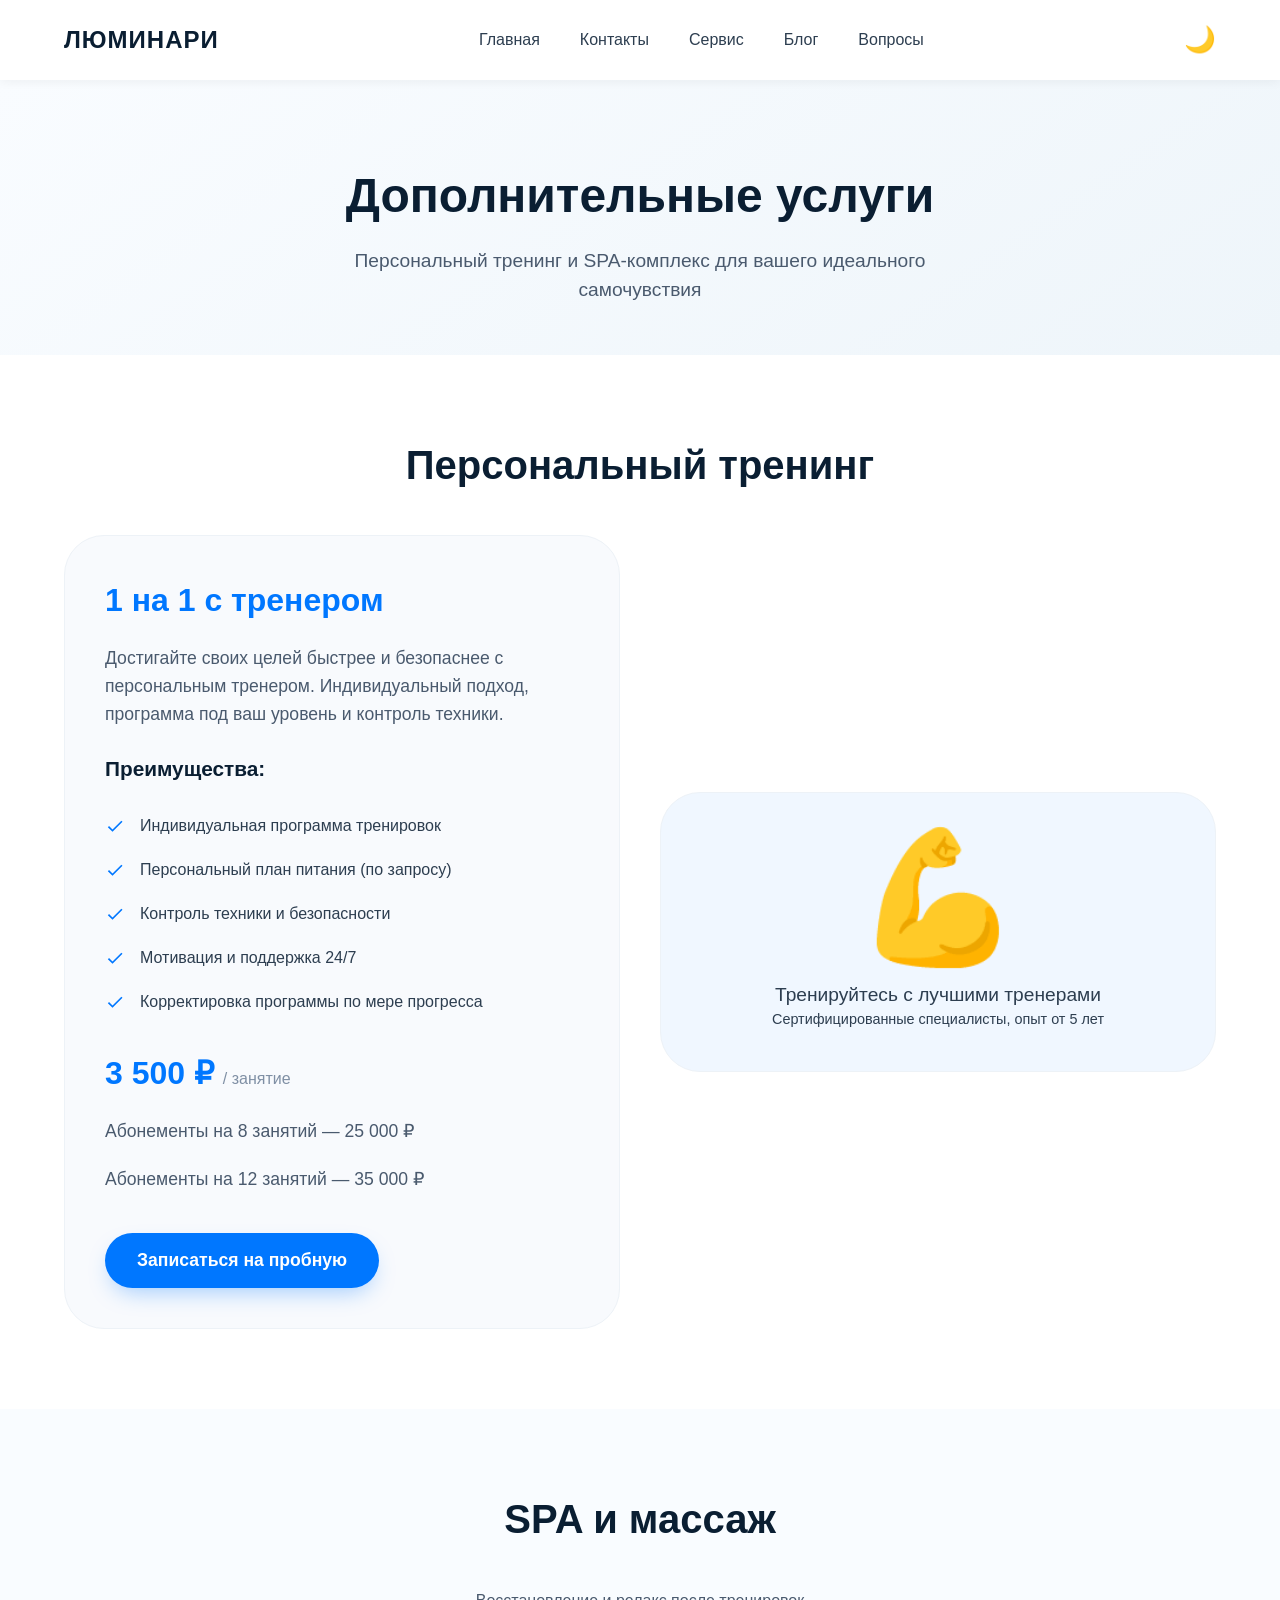
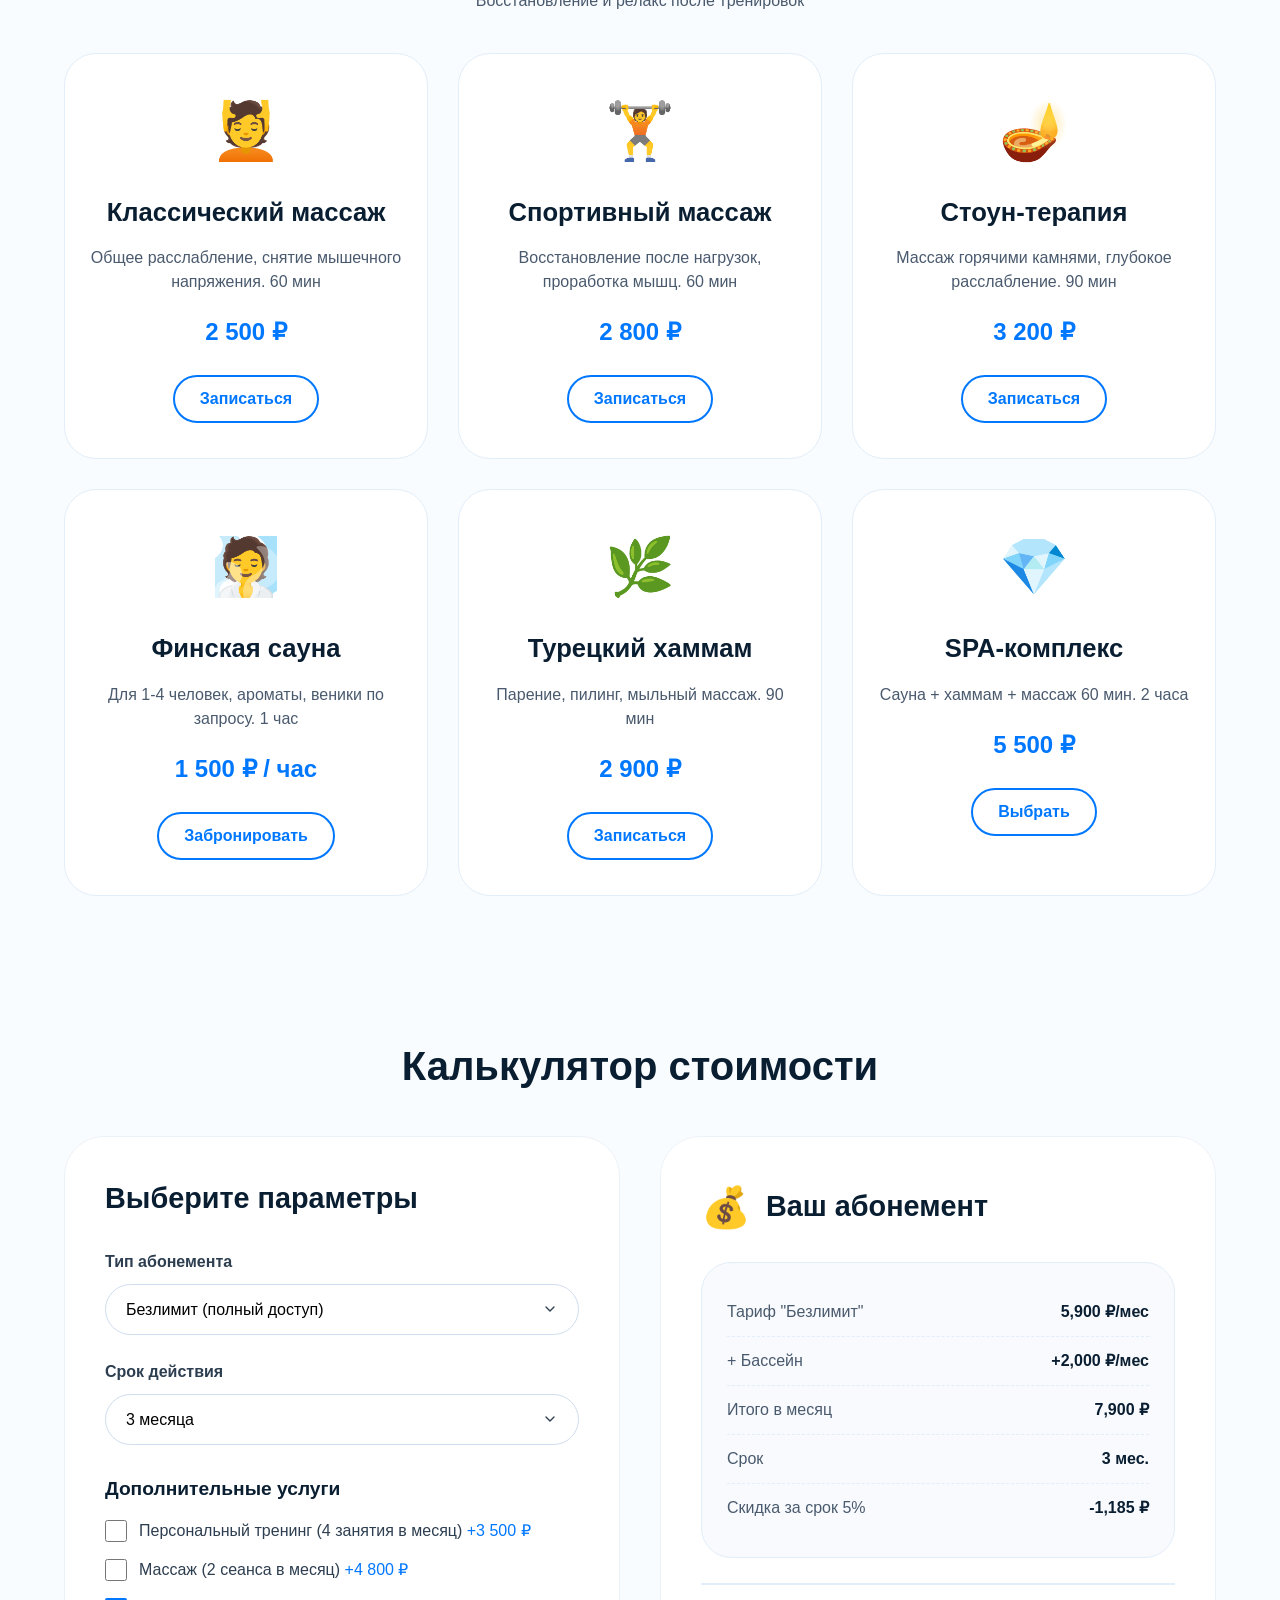
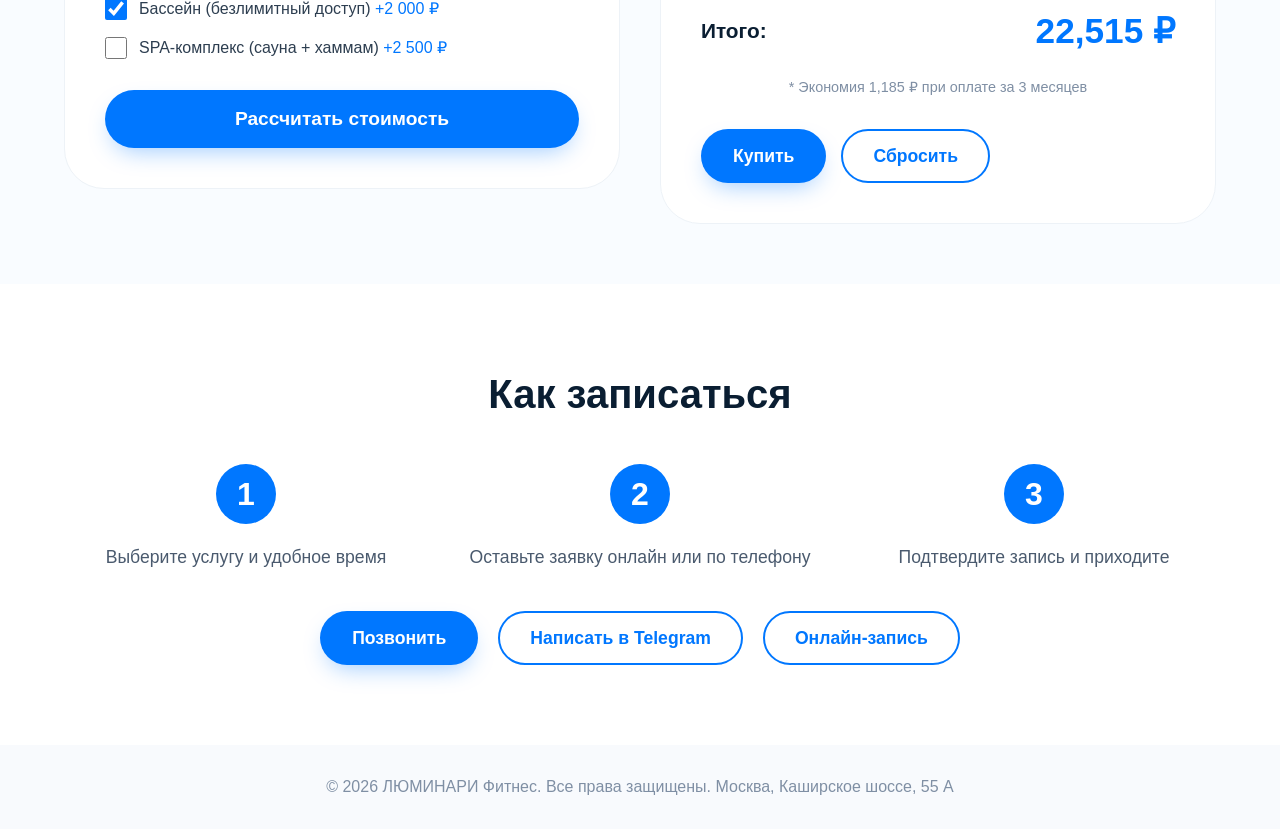
<file: services.html>
<!DOCTYPE html>
<html lang="ru">
<head>
    <meta charset="UTF-8">
    <meta name="viewport" content="width=device-width, initial-scale=1.0, maximum-scale=1.0, user-scalable=yes">
    <title>Люминари Фитнес | Дополнительные услуги</title>
    <link rel="icon" href="img/favicon.ico" type="image/x-icon">
    <link rel="stylesheet" href="css/services.css">
    <script src="js/services.js"></script>
</head>
<body>
    <header class="header">
        <div class="container header-container">
            <div class="logo">ЛЮМИНАРИ</div>

            <nav class="navbar">
                <ul class="nav-menu">
                    <li class="nav-item"><a href="index.html" class="nav-link">Главная</a></li>
                    <li class="nav-item"><a href="contacts.html" class="nav-link">Контакты</a></li>
                    <li class="nav-item"><a href="services.html" class="nav-link">Сервис</a></li>
                    <li class="nav-item"><a href="blog.html" class="nav-link">Блог</a></li>
                    <li class="nav-item"><a href="questions.html" class="nav-link">Вопросы</a></li>
                </ul>
            </nav>

            <div class="header-actions">
                <span class="theme-toggle" id="themeToggle" title="Переключить тему">🌙</span>
            </div>

            <div class="hamburger">
                <span class="bar"></span>
                <span class="bar"></span>
                <span class="bar"></span>
            </div>
        </div>
    </header>

    <main>
        <!-- Hero секция -->
        <section class="page-hero">
            <div class="container">
                <h1>Дополнительные услуги</h1>
                <p>Персональный тренинг и SPA-комплекс для вашего идеального самочувствия</p>
            </div>
        </section>

        <!-- Персональный тренинг -->
        <section class="personal-training">
            <div class="container">
                <h2 class="section-title">Персональный тренинг</h2>
                <div class="training-grid">
                    <div class="training-content">
                        <h3>1 на 1 с тренером</h3>
                        <p>Достигайте своих целей быстрее и безопаснее с персональным тренером. Индивидуальный подход, программа под ваш уровень и контроль техники.</p>
                        
                        <h4>Преимущества:</h4>
                        <ul class="training-list">
                            <li>Индивидуальная программа тренировок</li>
                            <li>Персональный план питания (по запросу)</li>
                            <li>Контроль техники и безопасности</li>
                            <li>Мотивация и поддержка 24/7</li>
                            <li>Корректировка программы по мере прогресса</li>
                        </ul>

                        <div class="price-tag">
                            3 500 ₽ <small>/ занятие</small>
                        </div>
                        <p>Абонементы на 8 занятий — 25 000 ₽</p>
                        <p>Абонементы на 12 занятий — 35 000 ₽</p>

                        <a href="#" class="btn-primary" style="margin-top: 20px; display: inline-block;">Записаться на пробную</a>
                    </div>

                    <div class="training-image">
                        <div class="emoji-icon">💪</div>
                        <p>Тренируйтесь с лучшими тренерами</p>
                        <p style="font-size: 0.9rem;">Сертифицированные специалисты, опыт от 5 лет</p>
                    </div>
                </div>
            </div>
        </section>

        <!-- SPA / Массаж -->
        <section class="spa-services">
            <div class="container">
                <h2 class="section-title">SPA и массаж</h2>
                <p style="text-align: center; margin-bottom: 40px; color: #4a5a6e;">Восстановление и релакс после тренировок</p>
                
                <div class="spa-grid">
                    <div class="spa-card">
                        <div class="spa-icon">💆</div>
                        <h3>Классический массаж</h3>
                        <p>Общее расслабление, снятие мышечного напряжения. 60 мин</p>
                        <div class="spa-price">2 500 ₽</div>
                        <a href="#" class="btn-small">Записаться</a>
                    </div>

                    <div class="spa-card">
                        <div class="spa-icon">🏋️</div>
                        <h3>Спортивный массаж</h3>
                        <p>Восстановление после нагрузок, проработка мышц. 60 мин</p>
                        <div class="spa-price">2 800 ₽</div>
                        <a href="#" class="btn-small">Записаться</a>
                    </div>

                    <div class="spa-card">
                        <div class="spa-icon">🪔</div>
                        <h3>Стоун-терапия</h3>
                        <p>Массаж горячими камнями, глубокое расслабление. 90 мин</p>
                        <div class="spa-price">3 200 ₽</div>
                        <a href="#" class="btn-small">Записаться</a>
                    </div>

                    <div class="spa-card">
                        <div class="spa-icon">🧖</div>
                        <h3>Финская сауна</h3>
                        <p>Для 1-4 человек, ароматы, веники по запросу. 1 час</p>
                        <div class="spa-price">1 500 ₽ / час</div>
                        <a href="#" class="btn-small">Забронировать</a>
                    </div>

                    <div class="spa-card">
                        <div class="spa-icon">🌿</div>
                        <h3>Турецкий хаммам</h3>
                        <p>Парение, пилинг, мыльный массаж. 90 мин</p>
                        <div class="spa-price">2 900 ₽</div>
                        <a href="#" class="btn-small">Записаться</a>
                    </div>

                    <div class="spa-card">
                        <div class="spa-icon">💎</div>
                        <h3>SPA-комплекс</h3>
                        <p>Сауна + хаммам + массаж 60 мин. 2 часа</p>
                        <div class="spa-price">5 500 ₽</div>
                        <a href="#" class="btn-small">Выбрать</a>
                    </div>
                </div>
            </div>
        </section>

        <!-- Калькулятор услуг -->
        <section class="calculator-section">
            <div class="container">
                <h2 class="section-title">Калькулятор стоимости</h2>
                <div class="calculator-wrapper">
                    <!-- Левая колонка: форма -->
                    <div class="calculator-input">
                        <h2>Выберите параметры</h2>
                        
                        <div class="form-group">
                            <label>Тип абонемента</label>
                            <select id="membershipType">
                                <option value="unlimited">Безлимит (полный доступ)</option>
                                <option value="daytime">Оптимальный (будни 9:00-17:00)</option>
                                <option value="morning">Утро (до 15:00)</option>
                                <option value="evening">Вечер (после 17:00)</option>
                                <option value="weekend">Выходные</option>
                            </select>
                        </div>

                        <div class="form-group">
                            <label>Срок действия</label>
                            <select id="duration">
                                <option value="1">1 месяц</option>
                                <option value="3" selected>3 месяца</option>
                                <option value="6">6 месяцев</option>
                                <option value="12">12 месяцев</option>
                            </select>
                        </div>

                        <div class="checkbox-group">
                            <h3 style="margin-bottom: 15px; color: #0a1e32; font-size: 1.2rem;">Дополнительные услуги</h3>
                            
                            <div class="checkbox-item">
                                <input type="checkbox" id="personal" value="personal">
                                <label for="personal">Персональный тренинг (4 занятия в месяц) <span style="color: #0077ff;">+3 500 ₽</span></label>
                            </div>
                            
                            <div class="checkbox-item">
                                <input type="checkbox" id="massage" value="massage">
                                <label for="massage">Массаж (2 сеанса в месяц) <span style="color: #0077ff;">+4 800 ₽</span></label>
                            </div>
                            
                            <div class="checkbox-item">
                                <input type="checkbox" id="pool" value="pool" checked>
                                <label for="pool">Бассейн (безлимитный доступ) <span style="color: #0077ff;">+2 000 ₽</span></label>
                            </div>
                            
                            <div class="checkbox-item">
                                <input type="checkbox" id="spa" value="spa">
                                <label for="spa">SPA-комплекс (сауна + хаммам) <span style="color: #0077ff;">+2 500 ₽</span></label>
                            </div>
                        </div>

                        <button class="calculate-btn" id="calculateBtn">Рассчитать стоимость</button>
                    </div>

                    <!-- Правая колонка: результат -->
                    <div class="calculator-result" id="result">
                        <div class="result-header">
                            <span class="result-icon">💰</span>
                            <h3>Ваш абонемент</h3>
                        </div>

                        <div class="price-breakdown" id="priceBreakdown">
                            <!-- Динамически заполняется JS -->
                        </div>

                        <div class="total-price" id="totalPrice">
                            <span>Итого:</span>
                            <span class="total-amount" id="totalAmount">0 ₽</span>
                        </div>

                        <div class="result-note" id="resultNote">
                            * Цены указаны со скидкой при оплате всего срока
                        </div>

                        <div class="action-buttons">
                            <a href="contacts.html" class="btn-primary">Купить</a>
                            <a href="#" class="btn-outline" id="resetBtn">Сбросить</a>
                        </div>
                    </div>
                </div>
            </div>
        </section>

        <!-- Как записаться -->
        <section class="booking-section">
            <div class="container">
                <h2 class="section-title">Как записаться</h2>
                <div class="booking-grid">
                    <div class="booking-step">
                        <div class="step-number">1</div>
                        <p>Выберите услугу и удобное время</p>
                    </div>
                    <div class="booking-step">
                        <div class="step-number">2</div>
                        <p>Оставьте заявку онлайн или по телефону</p>
                    </div>
                    <div class="booking-step">
                        <div class="step-number">3</div>
                        <p>Подтвердите запись и приходите</p>
                    </div>
                </div>

                <div class="contact-buttons">
                    <a href="tel:+7 (111) 111-11-11" class="btn-primary">Позвонить</a>
                    <a href="https://t.me/MySvalentinBot" class="btn-outline">Написать в Telegram</a>
                    <a href="https://t.me/MySvalentinBot" class="btn-outline">Онлайн-запись</a>
                </div>
            </div>
        </section>
    </main>

    <footer class="footer">
        <div class="container">
            <p>© 2026 ЛЮМИНАРИ Фитнес. Все права защищены. Москва, Каширское шоссе, 55 А</p>
        </div>
    </footer>


</body>
</html>
</file>
<file: css/index.css>
/* ========== Базовые стили и переменные ========== */
        * {
            margin: 0;
            padding: 0;
            box-sizing: border-box;
        }

        body {
            font-family: 'Inter', -apple-system, BlinkMacSystemFont, 'Segoe UI', Roboto, sans-serif;
            background-color: #ffffff;
            color: #1e1e1e;
            line-height: 1.5;
            transition: background-color 0.3s ease, color 0.2s ease;
        }

        /* Тёмная тема */
        body.dark-theme {
            background-color: #121212;
            color: #eaeef2;
        }

        .container {
            max-width: 1200px;
            margin: 0 auto;
            padding: 0 24px;
        }

        /* ========== Шапка ========== */
        .header {
            background-color: #ffffff;
            box-shadow: 0 2px 10px rgba(0, 0, 0, 0.05);
            position: sticky;
            top: 0;
            z-index: 100;
            transition: background-color 0.3s ease, box-shadow 0.3s ease;
        }

        body.dark-theme .header {
            background-color: #1a1f2a;
            box-shadow: 0 2px 10px rgba(0, 0, 0, 0.5);
        }

        .header-container {
            display: flex;
            justify-content: space-between;
            align-items: center;
            height: 80px;
        }

        .logo {
            font-size: 1.5rem;
            font-weight: 700;
            letter-spacing: 1px;
            color: #0a1e32;
            transition: color 0.2s ease;
        }

        body.dark-theme .logo {
            color: #aaccff;
        }

        .navbar {
            flex: 1;
            display: flex;
            justify-content: center;
        }

        .nav-menu {
            display: flex;
            list-style: none;
            gap: 2.5rem;
        }

        .nav-item a {
            text-decoration: none;
            color: #2d3e50;
            font-weight: 500;
            transition: color 0.2s ease;
        }

        .nav-item a:hover {
            color: #0077ff;
        }

        body.dark-theme .nav-item a {
            color: #b0c4de;
        }

        body.dark-theme .nav-item a:hover {
            color: #5a9eff;
        }

        .header-actions {
            display: flex;
            align-items: center;
            gap: 1.5rem;
        }

        .search-link {
            text-decoration: none;
            color: #2d3e50;
            font-weight: 500;
            display: flex;
            align-items: center;
            gap: 6px;
            transition: color 0.2s ease;
        }

        .search-link:hover {
            color: #0077ff;
        }

        body.dark-theme .search-link {
            color: #b0c4de;
        }

        body.dark-theme .search-link:hover {
            color: #5a9eff;
        }

        .login-link {
            text-decoration: none;
            color: #2d3e50;
            font-weight: 600;
            padding: 8px 18px;
            border: 1.5px solid #2d3e50;
            border-radius: 30px;
            transition: all 0.2s ease;
        }

        .login-link:hover {
            background-color: #2d3e50;
            color: #ffffff;
        }

        body.dark-theme .login-link {
            color: #e0eaff;
            border-color: #5f7faf;
        }

        body.dark-theme .login-link:hover {
            background-color: #2d4b7c;
            border-color: #2d4b7c;
            color: white;
        }

        /* Кнопка переключения темы */
        .theme-toggle {
            cursor: pointer;
            font-size: 1.6rem;
            line-height: 1;
            user-select: none;
            transition: transform 0.2s ease;
            color: #2d3e50;
        }

        .theme-toggle:hover {
            transform: scale(1.1);
        }

        body.dark-theme .theme-toggle {
            color: #ffd966;
        }

        .hamburger {
            display: none;
            flex-direction: column;
            cursor: pointer;
            padding: 5px;
        }

        .bar {
            width: 25px;
            height: 3px;
            background-color: #2d3e50;
            margin: 3px 0;
            border-radius: 2px;
            transition: 0.3s;
        }

        body.dark-theme .bar {
            background-color: #e0eaff;
        }

        .mobile-only {
            display: none;
        }

        /* ========== Hero секция ========== */
        .hero {
            padding: 100px 0;
            text-align: center;
            background: linear-gradient(145deg, #f9fcff 0%, #eef5fa 100%);
            transition: background 0.3s ease;
        }

        body.dark-theme .hero {
            background: linear-gradient(145deg, #1a2635 0%, #0f1a24 100%);
        }

        .hero-container {
            max-width: 900px;
        }

        .hero-title {
            font-size: 3.5rem;
            font-weight: 800;
            line-height: 1.2;
            margin-bottom: 24px;
            color: #0a1e32;
            letter-spacing: -0.02em;
            transition: color 0.2s ease;
        }

        body.dark-theme .hero-title {
            color: #d5e6ff;
        }

        .hero-text {
            font-size: 1.125rem;
            color: #4a5a6e;
            margin-bottom: 40px;
            max-width: 700px;
            margin-left: auto;
            margin-right: auto;
            transition: color 0.2s ease;
        }

        body.dark-theme .hero-text {
            color: #9aaec9;
        }

        .hero-btn {
            background-color: #0077ff;
            color: white;
            border: none;
            padding: 16px 48px;
            font-size: 1.25rem;
            font-weight: 600;
            border-radius: 40px;
            cursor: pointer;
            box-shadow: 0 10px 25px -8px rgba(0, 119, 255, 0.4);
            transition: background-color 0.2s ease, transform 0.1s ease;
        }

        .hero-btn:hover {
            background-color: #005fcc;
            transform: scale(1.02);
        }

        /* ========== Общие стили секций ========== */
        section {
            padding: 80px 0;
            transition: background-color 0.3s ease;
        }

        .section-title {
            font-size: 2.5rem;
            font-weight: 700;
            color: #0a1e32;
            margin-bottom: 40px;
            text-align: center;
            transition: color 0.2s ease;
        }

        body.dark-theme .section-title {
            color: #d5e6ff;
        }

        .section-subtitle {
            font-size: 1.2rem;
            color: #4a5a6e;
            text-align: center;
            margin-bottom: 60px;
            transition: color 0.2s ease;
        }

        body.dark-theme .section-subtitle {
            color: #9aaec9;
        }

        /* ========== Преимущества ========== */
        .benefits {
            background-color: #ffffff;
        }

        body.dark-theme .benefits {
            background-color: #121212;
        }

        .benefits-list {
            display: grid;
            grid-template-columns: repeat(auto-fit, minmax(240px, 1fr));
            gap: 30px;
            list-style: none;
        }

        .benefits-item {
            background: #f8fafd;
            border-radius: 24px;
            padding: 30px 20px;
            box-shadow: 0 5px 20px rgba(0,0,0,0.02);
            transition: all 0.2s ease;
            border: 1px solid #edf2f7;
        }

        body.dark-theme .benefits-item {
            background: #1e2635;
            border-color: #2d3a4f;
            box-shadow: 0 5px 15px rgba(0,0,0,0.4);
        }

        .benefits-item:hover {
            transform: translateY(-5px);
            box-shadow: 0 15px 30px rgba(0,119,255,0.08);
            border-color: #d9e9ff;
        }

        body.dark-theme .benefits-item:hover {
            box-shadow: 0 15px 30px rgba(0,119,255,0.2);
            border-color: #3a6ab0;
        }

        .benefits-item::before {
            content: "✓";
            display: block;
            font-size: 2rem;
            color: #0077ff;
            margin-bottom: 15px;
            font-weight: bold;
        }

        .benefits-item p {
            font-size: 1.1rem;
            color: #2d3e50;
            line-height: 1.5;
            transition: color 0.2s ease;
        }

        body.dark-theme .benefits-item p {
            color: #cbd5e6;
        }

        /* ========== Премиум клуб ========== */
        .premium-club {
            background: #f9fcff;
        }

        body.dark-theme .premium-club {
            background: #1a1f2a;
        }

        .stats-grid {
            display: grid;
            grid-template-columns: repeat(4, 1fr);
            gap: 25px;
            margin-bottom: 60px;
        }

        .stat-card {
            background: white;
            border-radius: 32px;
            padding: 30px 15px;
            text-align: center;
            box-shadow: 0 4px 12px rgba(0,0,0,0.02);
            border: 1px solid #e2eef9;
            transition: background-color 0.2s ease, border-color 0.2s ease;
        }

        body.dark-theme .stat-card {
            background: #232b38;
            border-color: #3a4557;
            box-shadow: 0 4px 12px rgba(0,0,0,0.3);
        }

        .stat-card h3 {
            font-size: 1.5rem;
            font-weight: 700;
            color: #0077ff;
            margin-bottom: 10px;
        }

        .stat-card p {
            font-size: 1rem;
            color: #4a5a6e;
            transition: color 0.2s ease;
        }

        body.dark-theme .stat-card p {
            color: #aab9d4;
        }

        .services-grid {
            display: grid;
            grid-template-columns: repeat(auto-fill, minmax(160px, 1fr));
            gap: 20px;
        }

        .service-tag {
            background: white;
            border-radius: 40px;
            padding: 16px 20px;
            text-align: center;
            font-weight: 500;
            color: #1e2c3a;
            box-shadow: 0 2px 8px rgba(0,0,0,0.02);
            border: 1px solid #e2eef9;
            transition: all 0.15s ease;
        }

        body.dark-theme .service-tag {
            background: #232b38;
            border-color: #3a4557;
            color: #d0deff;
        }

        .service-tag:hover {
            background: #0077ff;
            color: white;
            border-color: #0077ff;
            transform: scale(1.02);
        }

        /* ========== Промо-секция (ЛЮМИНАРИ) ========== */
        .promo {
            background: white;
        }

        body.dark-theme .promo {
            background: #121212;
        }

        .promo-wrapper {
            display: grid;
            grid-template-columns: 1fr 1fr;
            gap: 50px;
            align-items: start;
        }

        .promo-description h2 {
            font-size: 2rem;
            font-weight: 700;
            color: #0a1e32;
            margin-bottom: 20px;
            transition: color 0.2s ease;
        }

        body.dark-theme .promo-description h2 {
            color: #d5e6ff;
        }

        .promo-description p {
            font-size: 1.1rem;
            color: #4a5a6e;
            margin-bottom: 25px;
            transition: color 0.2s ease;
        }

        body.dark-theme .promo-description p {
            color: #9aaec9;
        }

        .btn-outline {
            background: transparent;
            border: 2px solid #0077ff;
            color: #0077ff;
            padding: 14px 32px;
            font-size: 1.1rem;
            font-weight: 600;
            border-radius: 40px;
            cursor: pointer;
            transition: all 0.2s ease;
        }

        .btn-outline:hover {
            background: #0077ff;
            color: white;
        }

        body.dark-theme .btn-outline {
            border-color: #4a90e2;
            color: #4a90e2;
        }

        body.dark-theme .btn-outline:hover {
            background: #4a90e2;
            color: #121212;
        }

        /* Таймер (обратный отсчёт) */
        .countdown-timer {
            display: flex;
            gap: 15px;
            margin: 30px 0;
            flex-wrap: wrap;
        }

        .timer-badge {
            background: #f0f7ff;
            border-radius: 60px;
            padding: 16px 24px;
            text-align: center;
            min-width: 100px;
            transition: background-color 0.2s ease;
            flex: 1 1 auto;
        }

        body.dark-theme .timer-badge {
            background: #1f2a3a;
        }

        .timer-badge .number {
            font-size: 2.2rem;
            font-weight: 800;
            color: #0077ff;
            line-height: 1.2;
        }

        .timer-badge .label {
            font-size: 0.9rem;
            color: #2d3e50;
            text-transform: uppercase;
            letter-spacing: 0.5px;
            transition: color 0.2s ease;
        }

        body.dark-theme .timer-badge .label {
            color: #aab9d4;
        }

        .promo-form {
            background: #f8fafd;
            border-radius: 40px;
            padding: 40px;
            border: 1px solid #e2eef9;
            transition: background-color 0.2s ease, border-color 0.2s ease;
        }

        body.dark-theme .promo-form {
            background: #1e2635;
            border-color: #2d3a4f;
        }

        .promo-form h3 {
            font-size: 1.8rem;
            font-weight: 700;
            color: #0a1e32;
            margin-bottom: 15px;
            transition: color 0.2s ease;
        }

        body.dark-theme .promo-form h3 {
            color: #d5e6ff;
        }

        .promo-form p {
            color: #4a5a6e;
            margin-bottom: 25px;
            transition: color 0.2s ease;
        }

        body.dark-theme .promo-form p {
            color: #9aaec9;
        }

        .form-group {
            margin-bottom: 20px;
        }

        .form-group input, .form-group select, .form-group textarea {
            width: 100%;
            padding: 16px 24px;
            font-size: 1rem;
            border: 1px solid #d0ddee;
            border-radius: 60px;
            background: white;
            transition: 0.2s;
        }

        body.dark-theme .form-group input, 
        body.dark-theme .form-group select,
        body.dark-theme .form-group textarea {
            background: #2c3443;
            border-color: #3f4b60;
            color: #f0f4fa;
        }

        body.dark-theme .form-group input::placeholder,
        body.dark-theme .form-group textarea::placeholder {
            color: #8a9bb8;
        }

        .form-group textarea {
            border-radius: 30px;
            resize: vertical;
            min-height: 100px;
        }

        .form-group select {
            appearance: none;
            -webkit-appearance: none;
            -moz-appearance: none;
            background-image: url("data:image/svg+xml,%3Csvg xmlns='http://www.w3.org/2000/svg' width='16' height='16' viewBox='0 0 24 24' fill='none' stroke='%232d3e50' stroke-width='2' stroke-linecap='round' stroke-linejoin='round'%3E%3Cpolyline points='6 9 12 15 18 9'%3E%3C/polyline%3E%3C/svg%3E");
            background-repeat: no-repeat;
            background-position: right 20px center;
            background-size: 16px;
            cursor: pointer;
        }

        body.dark-theme .form-group select {
            background-image: url("data:image/svg+xml,%3Csvg xmlns='http://www.w3.org/2000/svg' width='16' height='16' viewBox='0 0 24 24' fill='none' stroke='%23e0eaff' stroke-width='2' stroke-linecap='round' stroke-linejoin='round'%3E%3Cpolyline points='6 9 12 15 18 9'%3E%3C/polyline%3E%3C/svg%3E");
        }

        .form-group select option {
            background: white;
            color: #1e1e1e;
        }

        body.dark-theme .form-group select option {
            background: #2c3443;
            color: #f0f4fa;
        }

        .form-group input:focus, .form-group select:focus, .form-group textarea:focus {
            outline: none;
            border-color: #0077ff;
            box-shadow: 0 0 0 3px rgba(0,119,255,0.2);
        }

        .btn-primary {
            background-color: #0077ff;
            color: white;
            border: none;
            padding: 16px 32px;
            font-size: 1.2rem;
            font-weight: 600;
            border-radius: 60px;
            width: 100%;
            cursor: pointer;
            transition: background-color 0.2s ease;
        }

        .btn-primary:hover {
            background-color: #005fcc;
        }

        .agreement {
            font-size: 0.8rem;
            color: #7f8fa4;
            margin: 15px 0 10px;
            text-align: center;
            transition: color 0.2s ease;
        }

        body.dark-theme .agreement {
            color: #8f9fbb;
        }

        .price-warning {
            background: #fff1e0;
            border-radius: 40px;
            padding: 16px 24px;
            text-align: center;
            font-weight: 600;
            color: #c24d2c;
            margin-top: 30px;
            border: 1px dashed #f9b993;
            transition: background-color 0.2s ease, color 0.2s ease, border-color 0.2s ease;
        }

        body.dark-theme .price-warning {
            background: #2f2820;
            color: #ff9f7c;
            border-color: #a8643c;
        }

        /* ========== Модальное окно ========== */
        .modal-overlay {
            position: fixed;
            top: 0;
            left: 0;
            width: 100%;
            height: 100%;
            background: rgba(0, 0, 0, 0.7);
            backdrop-filter: blur(5px);
            z-index: 1000;
            display: none;
            justify-content: center;
            align-items: center;
            padding: 20px;
            opacity: 0;
            transition: opacity 0.3s ease;
        }

        .modal-overlay.active {
            display: flex;
            opacity: 1;
        }

        .modal-content {
            background: #ffffff;
            border-radius: 40px;
            max-width: 600px;
            width: 100%;
            max-height: 90vh;
            overflow-y: auto;
            position: relative;
            padding: 40px;
            box-shadow: 0 30px 60px rgba(0,0,0,0.3);
            transform: scale(0.9);
            transition: transform 0.3s ease;
            scrollbar-width: thin;
            scrollbar-color: #0077ff #e2eef9;
        }

        body.dark-theme .modal-content {
            background: #1e2635;
            border: 1px solid #3a4557;
        }

        .modal-content::-webkit-scrollbar {
            width: 8px;
        }

        .modal-content::-webkit-scrollbar-track {
            background: #e2eef9;
            border-radius: 10px;
        }

        .modal-content::-webkit-scrollbar-thumb {
            background: #0077ff;
            border-radius: 10px;
        }

        body.dark-theme .modal-content::-webkit-scrollbar-track {
            background: #2d3a4f;
        }

        .modal-overlay.active .modal-content {
            transform: scale(1);
        }

        .modal-close {
            position: absolute;
            top: 20px;
            right: 20px;
            width: 40px;
            height: 40px;
            border-radius: 50%;
            background: #f0f7ff;
            border: none;
            font-size: 1.5rem;
            cursor: pointer;
            display: flex;
            align-items: center;
            justify-content: center;
            color: #2d3e50;
            transition: all 0.2s ease;
            z-index: 10;
        }

        body.dark-theme .modal-close {
            background: #2c3443;
            color: #e0eaff;
        }

        .modal-close:hover {
            background: #0077ff;
            color: white;
            transform: rotate(90deg);
        }

        .modal-title {
            font-size: 2rem;
            font-weight: 700;
            color: #0a1e32;
            margin-bottom: 10px;
            padding-right: 30px;
        }

        body.dark-theme .modal-title {
            color: #d5e6ff;
        }

        .modal-subtitle {
            color: #4a5a6e;
            margin-bottom: 30px;
            font-size: 1.1rem;
        }

        body.dark-theme .modal-subtitle {
            color: #9aaec9;
        }

        /* ========== Футер ========== */
        .footer {
            background: #f8fafd;
            padding: 30px 0;
            text-align: center;
            transition: background-color 0.3s ease;
        }

        body.dark-theme .footer {
            background: #1a1f2a;
        }

        .footer p {
            color: #7f8fa4;
            transition: color 0.2s ease;
        }

        body.dark-theme .footer p {
            color: #8f9fbb;
        }

        /* ========== Адаптивность ========== */
        @media (max-width: 992px) {
            .hero-title {
                font-size: 2.8rem;
            }
            .stats-grid {
                grid-template-columns: repeat(2, 1fr);
            }
            .promo-wrapper {
                grid-template-columns: 1fr;
                gap: 40px;
            }
            .countdown-timer {
                justify-content: center;
            }
            .modal-content {
                padding: 30px;
            }
            .modal-title {
                font-size: 1.8rem;
            }
        }

        @media (max-width: 768px) {
            .header-container {
                height: 70px;
            }

            .navbar {
                order: 3;
                justify-content: flex-end;
            }

            .nav-menu {
                position: absolute;
                top: 70px;
                left: 0;
                width: 100%;
                background-color: white;
                flex-direction: column;
                align-items: center;
                gap: 1.2rem;
                padding: 2rem 0;
                box-shadow: 0 10px 20px rgba(0,0,0,0.1);
                transform: translateY(-150%);
                opacity: 0;
                visibility: hidden;
                transition: all 0.3s ease;
                z-index: 99;
                border-top: 1px solid #eee;
            }

            body.dark-theme .nav-menu {
                background-color: #1a1f2a;
                border-top-color: #2d3a4f;
            }

            .nav-menu.active {
                transform: translateY(0);
                opacity: 1;
                visibility: visible;
            }

            .header-actions {
                display: none;
            }

            .hamburger {
                display: flex;
            }

            .mobile-only {
                display: block;
            }

            .hamburger.active .bar:nth-child(1) {
                transform: translateY(6px) rotate(45deg);
            }
            .hamburger.active .bar:nth-child(2) {
                opacity: 0;
            }
            .hamburger.active .bar:nth-child(3) {
                transform: translateY(-6px) rotate(-45deg);
            }

            .hero-title {
                font-size: 2.3rem;
            }

            .hero-text {
                font-size: 1rem;
                padding: 0 10px;
            }

            .hero-btn {
                padding: 14px 36px;
                font-size: 1.1rem;
            }

            .section-title {
                font-size: 2rem;
            }

            .benefits-list {
                grid-template-columns: 1fr;
            }

            .stats-grid {
                grid-template-columns: 1fr;
            }

            .promo-form {
                padding: 30px 20px;
            }

            section {
                padding: 60px 0;
            }

            .modal-content {
                padding: 25px;
            }
            .modal-title {
                font-size: 1.6rem;
            }
            .modal-close {
                top: 15px;
                right: 15px;
                width: 35px;
                height: 35px;
                font-size: 1.3rem;
            }
        }

        @media (max-width: 480px) {
            .hero-title {
                font-size: 1.9rem;
            }
            .hero-btn {
                padding: 12px 28px;
                font-size: 1rem;
            }
            .section-title {
                font-size: 1.8rem;
                margin-bottom: 30px;
            }
            .stat-card h3 {
                font-size: 1.3rem;
            }
            .service-tag {
                font-size: 0.9rem;
                padding: 12px 12px;
            }

            .countdown-timer {
                display: grid;
                grid-template-columns: 1fr 1fr;
                gap: 10px;
            }
            .timer-badge {
                min-width: auto;
                padding: 12px 16px;
            }
            .timer-badge .number {
                font-size: 1.8rem;
            }
            .timer-badge .label {
                font-size: 0.8rem;
            }

            .promo-form {
                padding: 20px;
            }
            .promo-form h3 {
                font-size: 1.5rem;
            }

            .btn-outline {
                padding: 12px 24px;
                font-size: 1rem;
            }

            section {
                padding: 40px 0;
            }

            .container {
                padding: 0 16px;
            }

            .modal-content {
                padding: 20px;
            }
            .modal-title {
                font-size: 1.4rem;
            }
            .modal-close {
                top: 10px;
                right: 10px;
                width: 32px;
                height: 32px;
                font-size: 1.2rem;
            }
        }

        @media (max-width: 360px) {
            .hero-title {
                font-size: 1.6rem;
            }
            .timer-badge .number {
                font-size: 1.5rem;
            }
            .timer-badge .label {
                font-size: 0.7rem;
            }
            .promo-form h3 {
                font-size: 1.3rem;
            }
        }
</file>
<file: css/blog.css>
/* ========== Базовые стили и переменные ========== */
        * {
            margin: 0;
            padding: 0;
            box-sizing: border-box;
        }

        body {
            font-family: 'Inter', -apple-system, BlinkMacSystemFont, 'Segoe UI', Roboto, sans-serif;
            background-color: #ffffff;
            color: #1e1e1e;
            line-height: 1.5;
            transition: background-color 0.3s ease, color 0.2s ease;
        }

        /* Тёмная тема */
        body.dark-theme {
            background-color: #121212;
            color: #eaeef2;
        }

        .container {
            max-width: 1200px;
            margin: 0 auto;
            padding: 0 24px;
        }

        /* ========== Шапка ========== */
        .header {
            background-color: #ffffff;
            box-shadow: 0 2px 10px rgba(0, 0, 0, 0.05);
            position: sticky;
            top: 0;
            z-index: 100;
            transition: background-color 0.3s ease, box-shadow 0.3s ease;
        }

        body.dark-theme .header {
            background-color: #1a1f2a;
            box-shadow: 0 2px 10px rgba(0, 0, 0, 0.5);
        }

        .header-container {
            display: flex;
            justify-content: space-between;
            align-items: center;
            height: 80px;
        }

        .logo {
            font-size: 1.5rem;
            font-weight: 700;
            letter-spacing: 1px;
            color: #0a1e32;
            transition: color 0.2s ease;
        }

        body.dark-theme .logo {
            color: #aaccff;
        }

        .navbar {
            flex: 1;
            display: flex;
            justify-content: center;
        }

        .nav-menu {
            display: flex;
            list-style: none;
            gap: 2.5rem;
        }

        .nav-item a {
            text-decoration: none;
            color: #2d3e50;
            font-weight: 500;
            transition: color 0.2s ease;
        }

        .nav-item a:hover {
            color: #0077ff;
        }

        body.dark-theme .nav-item a {
            color: #b0c4de;
        }

        body.dark-theme .nav-item a:hover {
            color: #5a9eff;
        }

        .header-actions {
            display: flex;
            align-items: center;
            gap: 1.5rem;
        }

        .search-link {
            text-decoration: none;
            color: #2d3e50;
            font-weight: 500;
            display: flex;
            align-items: center;
            gap: 6px;
            transition: color 0.2s ease;
        }

        .search-link:hover {
            color: #0077ff;
        }

        body.dark-theme .search-link {
            color: #b0c4de;
        }

        body.dark-theme .search-link:hover {
            color: #5a9eff;
        }

        .login-link {
            text-decoration: none;
            color: #2d3e50;
            font-weight: 600;
            padding: 8px 18px;
            border: 1.5px solid #2d3e50;
            border-radius: 30px;
            transition: all 0.2s ease;
        }

        .login-link:hover {
            background-color: #2d3e50;
            color: #ffffff;
        }

        body.dark-theme .login-link {
            color: #e0eaff;
            border-color: #5f7faf;
        }

        body.dark-theme .login-link:hover {
            background-color: #2d4b7c;
            border-color: #2d4b7c;
            color: white;
        }

        /* Кнопка переключения темы */
        .theme-toggle {
            cursor: pointer;
            font-size: 1.6rem;
            line-height: 1;
            user-select: none;
            transition: transform 0.2s ease;
            color: #2d3e50;
        }

        .theme-toggle:hover {
            transform: scale(1.1);
        }

        body.dark-theme .theme-toggle {
            color: #ffd966;
        }

        .hamburger {
            display: none;
            flex-direction: column;
            cursor: pointer;
            padding: 5px;
        }

        .bar {
            width: 25px;
            height: 3px;
            background-color: #2d3e50;
            margin: 3px 0;
            border-radius: 2px;
            transition: 0.3s;
        }

        body.dark-theme .bar {
            background-color: #e0eaff;
        }

        .mobile-only {
            display: none;
        }

        /* ========== Hero секция с описанием клуба ========== */
        .page-hero {
            padding: 80px 0 50px;
            text-align: center;
            background: linear-gradient(145deg, #f9fcff 0%, #eef5fa 100%);
            transition: background 0.3s ease;
        }

        body.dark-theme .page-hero {
            background: linear-gradient(145deg, #1a2635 0%, #0f1a24 100%);
        }

        .page-hero h1 {
            font-size: 3rem;
            font-weight: 800;
            color: #0a1e32;
            margin-bottom: 15px;
            transition: color 0.2s ease;
        }

        body.dark-theme .page-hero h1 {
            color: #d5e6ff;
        }

        .hero-description {
            max-width: 800px;
            margin: 20px auto 0;
            font-size: 1.2rem;
            color: #4a5a6e;
            line-height: 1.6;
            transition: color 0.2s ease;
        }

        body.dark-theme .hero-description {
            color: #9aaec9;
        }

        /* ========== Общие стили секций ========== */
        section {
            padding: 80px 0;
            transition: background-color 0.3s ease;
        }

        .section-title {
            font-size: 2.5rem;
            font-weight: 700;
            color: #0a1e32;
            margin-bottom: 40px;
            text-align: center;
            transition: color 0.2s ease;
        }

        body.dark-theme .section-title {
            color: #d5e6ff;
        }

        /* ========== Блог / Статьи ========== */
        .blog-section {
            background: #ffffff;
        }

        body.dark-theme .blog-section {
            background: #121212;
        }

        .blog-grid {
            display: grid;
            grid-template-columns: repeat(auto-fill, minmax(350px, 1fr));
            gap: 30px;
            margin-bottom: 50px;
        }

        .blog-card {
            background: #f8fafd;
            border-radius: 32px;
            padding: 30px;
            border: 1px solid #edf2f7;
            transition: all 0.2s ease;
            display: flex;
            flex-direction: column;
            height: 100%;
            cursor: pointer;
        }

        body.dark-theme .blog-card {
            background: #1e2635;
            border-color: #2d3a4f;
        }

        .blog-card:hover {
            transform: translateY(-8px);
            box-shadow: 0 20px 30px rgba(0,119,255,0.08);
            border-color: #d9e9ff;
        }

        body.dark-theme .blog-card:hover {
            box-shadow: 0 20px 30px rgba(0,119,255,0.2);
            border-color: #3a6ab0;
        }

        .blog-category {
            display: inline-block;
            background: rgba(0,119,255,0.1);
            color: #0077ff;
            padding: 6px 14px;
            border-radius: 40px;
            font-size: 0.8rem;
            font-weight: 600;
            letter-spacing: 0.5px;
            margin-bottom: 15px;
            align-self: flex-start;
        }

        body.dark-theme .blog-category {
            background: rgba(74,144,226,0.2);
            color: #4a90e2;
        }

        .blog-card h3 {
            font-size: 1.5rem;
            font-weight: 700;
            color: #0a1e32;
            margin-bottom: 15px;
            line-height: 1.3;
            transition: color 0.2s ease;
        }

        body.dark-theme .blog-card h3 {
            color: #d5e6ff;
        }

        .blog-card p {
            color: #4a5a6e;
            margin-bottom: 20px;
            flex-grow: 1;
            transition: color 0.2s ease;
        }

        body.dark-theme .blog-card p {
            color: #cbd5e6;
        }

        .blog-meta {
            display: flex;
            justify-content: space-between;
            align-items: center;
            margin-top: 15px;
            padding-top: 15px;
            border-top: 1px solid #e2eef9;
            color: #7f8fa4;
            font-size: 0.9rem;
        }

        body.dark-theme .blog-meta {
            border-top-color: #3a4557;
            color: #8f9fbb;
        }

        .read-more {
            color: #0077ff;
            text-decoration: none;
            font-weight: 600;
            display: inline-flex;
            align-items: center;
            gap: 5px;
            transition: gap 0.2s ease;
        }

        .read-more:hover {
            gap: 8px;
        }

        .read-more::after {
            content: "→";
        }

        /* ========== Модальное окно с красивым скроллом ========== */
        .modal-overlay {
            position: fixed;
            top: 0;
            left: 0;
            width: 100%;
            height: 100%;
            background: rgba(0, 0, 0, 0.7);
            backdrop-filter: blur(5px);
            z-index: 1000;
            display: none;
            justify-content: center;
            align-items: center;
            padding: 20px;
            opacity: 0;
            transition: opacity 0.3s ease;
        }

        .modal-overlay.active {
            display: flex;
            opacity: 1;
        }

        .modal-content {
            background: #ffffff;
            border-radius: 40px;
            max-width: 800px;
            width: 100%;
            max-height: 90vh;
            position: relative;
            padding: 0;
            box-shadow: 0 30px 60px rgba(0,0,0,0.3);
            transform: scale(0.9);
            transition: transform 0.3s ease;
            display: flex;
            flex-direction: column;
            overflow: hidden;
        }

        body.dark-theme .modal-content {
            background: #1e2635;
            border: 1px solid #3a4557;
        }

        .modal-overlay.active .modal-content {
            transform: scale(1);
        }

        .modal-header {
            padding: 40px 40px 20px;
            border-bottom: 1px solid #e2eef9;
            position: relative;
            flex-shrink: 0;
        }

        body.dark-theme .modal-header {
            border-bottom-color: #3a4557;
        }

        .modal-close {
            position: absolute;
            top: 20px;
            right: 20px;
            width: 40px;
            height: 40px;
            border-radius: 50%;
            background: #f0f7ff;
            border: none;
            font-size: 1.5rem;
            cursor: pointer;
            display: flex;
            align-items: center;
            justify-content: center;
            color: #2d3e50;
            transition: all 0.2s ease;
            z-index: 10;
        }

        body.dark-theme .modal-close {
            background: #2c3443;
            color: #e0eaff;
        }

        .modal-close:hover {
            background: #0077ff;
            color: white;
            transform: rotate(90deg);
        }

        .modal-category {
            background: rgba(0,119,255,0.1);
            color: #0077ff;
            padding: 6px 14px;
            border-radius: 40px;
            font-size: 0.8rem;
            font-weight: 600;
            letter-spacing: 0.5px;
            margin-bottom: 20px;
            display: inline-block;
        }

        .modal-header h2 {
            font-size: 2.2rem;
            font-weight: 700;
            color: #0a1e32;
            margin-bottom: 15px;
            line-height: 1.3;
            padding-right: 40px;
        }

        body.dark-theme .modal-header h2 {
            color: #d5e6ff;
        }

        .modal-date {
            color: #7f8fa4;
            font-size: 0.9rem;
        }

        .modal-scroll-container {
            overflow-y: auto;
            padding: 20px 40px 40px;
            scrollbar-width: thin;
            scrollbar-color: #0077ff #e2eef9;
        }

        .modal-scroll-container::-webkit-scrollbar {
            width: 8px;
        }

        .modal-scroll-container::-webkit-scrollbar-track {
            background: #e2eef9;
            border-radius: 10px;
            margin: 10px 0;
        }

        .modal-scroll-container::-webkit-scrollbar-thumb {
            background: #0077ff;
            border-radius: 10px;
            transition: background 0.2s ease;
        }

        .modal-scroll-container::-webkit-scrollbar-thumb:hover {
            background: #005fcc;
        }

        body.dark-theme .modal-scroll-container::-webkit-scrollbar-track {
            background: #2d3a4f;
        }

        .modal-body {
            color: #2d3e50;
            font-size: 1.1rem;
            line-height: 1.7;
        }

        body.dark-theme .modal-body {
            color: #cbd5e6;
        }

        .modal-body h3 {
            font-size: 1.5rem;
            margin: 30px 0 15px;
            color: #0a1e32;
        }

        body.dark-theme .modal-body h3 {
            color: #d5e6ff;
        }

        .modal-body p {
            margin-bottom: 20px;
        }

        .modal-body ul, .modal-body ol {
            margin: 15px 0 15px 25px;
        }

        .modal-body li {
            margin-bottom: 10px;
        }

        .modal-body blockquote {
            background: #f0f7ff;
            border-left: 4px solid #0077ff;
            padding: 20px;
            border-radius: 20px;
            margin: 25px 0;
            font-style: italic;
        }

        body.dark-theme .modal-body blockquote {
            background: #232b38;
        }

        /* Популярные темы - ТОЛЬКО ХОВЕР, НЕ КЛИКАБЕЛЬНЫ */
        .topics-section {
            background: #f9fcff;
        }

        body.dark-theme .topics-section {
            background: #1a1f2a;
        }

        .topics-grid {
            display: grid;
            grid-template-columns: repeat(4, 1fr);
            gap: 20px;
            margin: 40px 0;
        }

        .topic-item {
            background: white;
            border-radius: 40px;
            padding: 20px;
            text-align: center;
            border: 1px solid #e2eef9;
            transition: all 0.3s ease;
            cursor: default;
        }

        body.dark-theme .topic-item {
            background: #232b38;
            border-color: #3a4557;
        }

        .topic-item:hover {
            background: #0077ff;
            border-color: #0077ff;
            transform: scale(1.03);
            box-shadow: 0 10px 20px rgba(0,119,255,0.2);
        }

        .topic-item:hover .topic-icon {
            color: white;
        }

        .topic-item:hover span {
            color: white;
        }

        .topic-icon {
            font-size: 2rem;
            margin-bottom: 10px;
            color: #0077ff;
            transition: color 0.3s ease;
        }

        .topic-item span {
            font-weight: 600;
            color: #2d3e50;
            transition: color 0.3s ease;
        }

        body.dark-theme .topic-item span {
            color: #cbd5e6;
        }

        /* Подписка на рассылку */
        .newsletter-section {
            background: white;
        }
        body.dark-theme .newsletter-section {
            background: #121212;
        }

        .newsletter-card {
            background: #f8fafd;
            border-radius: 60px;
            padding: 60px 40px;
            text-align: center;
            border: 1px solid #edf2f7;
        }
        body.dark-theme .newsletter-card {
            background: #1e2635;
            border-color: #2d3a4f;
        }

        .newsletter-card h3 {
            font-size: 2rem;
            font-weight: 700;
            color: #0a1e32;
            margin-bottom: 20px;
        }
        body.dark-theme .newsletter-card h3 {
            color: #d5e6ff;
        }

        .newsletter-card p {
            color: #4a5a6e;
            margin-bottom: 30px;
            max-width: 500px;
            margin-left: auto;
            margin-right: auto;
        }
        body.dark-theme .newsletter-card p {
            color: #cbd5e6;
        }

        .newsletter-form {
            display: flex;
            gap: 15px;
            max-width: 500px;
            margin: 0 auto;
        }
        .newsletter-form input {
            flex: 1;
            padding: 16px 24px;
            border: 1px solid #d0ddee;
            border-radius: 60px;
            font-size: 1rem;
            background: white;
        }
        body.dark-theme .newsletter-form input {
            background: #2c3443;
            border-color: #3f4b60;
            color: #f0f4fa;
        }
        .newsletter-form button {
            background: #0077ff;
            color: white;
            border: none;
            padding: 16px 32px;
            border-radius: 60px;
            font-weight: 600;
            cursor: pointer;
            transition: background 0.2s ease;
        }
        .newsletter-form button:hover {
            background: #005fcc;
        }

        /* Кнопки действий */
        .btn-primary {
            background-color: #0077ff;
            color: white;
            border: none;
            padding: 14px 32px;
            font-size: 1.1rem;
            font-weight: 600;
            border-radius: 40px;
            cursor: pointer;
            box-shadow: 0 10px 25px -8px rgba(0,119,255,0.4);
            transition: all 0.2s ease;
            text-decoration: none;
            display: inline-block;
        }

        /* ========== Футер с адаптацией под тему ========== */
        .footer {
            background: #f8fafd;
            padding: 30px 0;
            text-align: center;
            transition: background-color 0.3s ease, color 0.2s ease;
        }

        body.dark-theme .footer {
            background: #1a1f2a;
        }

        .footer p {
            color: #7f8fa4;
            transition: color 0.2s ease;
        }

        body.dark-theme .footer p {
            color: #8f9fbb;
        }

        /* ========== Адаптивность ========== */
        @media (max-width: 992px) {
            .topics-grid {
                grid-template-columns: repeat(2, 1fr);
            }
            .newsletter-form {
                flex-direction: column;
            }
            .modal-header {
                padding: 30px 30px 15px;
            }
            .modal-header h2 {
                font-size: 1.8rem;
            }
            .modal-scroll-container {
                padding: 15px 30px 30px;
            }
        }

        @media (max-width: 768px) {
            .header-container {
                height: 70px;
            }

            .navbar {
                order: 3;
                justify-content: flex-end;
            }

            .nav-menu {
                position: absolute;
                top: 70px;
                left: 0;
                width: 100%;
                background-color: white;
                flex-direction: column;
                align-items: center;
                gap: 1.2rem;
                padding: 2rem 0;
                box-shadow: 0 10px 20px rgba(0,0,0,0.1);
                transform: translateY(-150%);
                opacity: 0;
                visibility: hidden;
                transition: all 0.3s ease;
                z-index: 99;
                border-top: 1px solid #eee;
            }

            body.dark-theme .nav-menu {
                background-color: #1a1f2a;
                border-top-color: #2d3a4f;
            }

            .nav-menu.active {
                transform: translateY(0);
                opacity: 1;
                visibility: visible;
            }

            .header-actions {
                display: none;
            }

            .hamburger {
                display: flex;
            }

            .mobile-only {
                display: block;
            }

            .hamburger.active .bar:nth-child(1) {
                transform: translateY(6px) rotate(45deg);
            }
            .hamburger.active .bar:nth-child(2) {
                opacity: 0;
            }
            .hamburger.active .bar:nth-child(3) {
                transform: translateY(-6px) rotate(-45deg);
            }

            .page-hero h1 {
                font-size: 2.3rem;
            }
            .hero-description {
                font-size: 1rem;
                padding: 0 10px;
            }
            .blog-grid {
                grid-template-columns: 1fr;
            }
            .topics-grid {
                grid-template-columns: 1fr;
            }
            .newsletter-card {
                padding: 40px 20px;
            }
            .modal-content {
                max-height: 95vh;
            }
            .modal-header {
                padding: 25px 25px 15px;
            }
            .modal-header h2 {
                font-size: 1.5rem;
                padding-right: 30px;
            }
            .modal-scroll-container {
                padding: 15px 25px 25px;
            }
            .modal-close {
                top: 15px;
                right: 15px;
                width: 35px;
                height: 35px;
                font-size: 1.3rem;
            }
        }

        @media (max-width: 480px) {
            .page-hero h1 {
                font-size: 1.9rem;
            }
            .blog-card h3 {
                font-size: 1.3rem;
            }
            .newsletter-card h3 {
                font-size: 1.6rem;
            }
            .modal-header {
                padding: 20px 20px 10px;
            }
            .modal-header h2 {
                font-size: 1.3rem;
            }
            .modal-scroll-container {
                padding: 10px 20px 20px;
            }
            .modal-close {
                top: 10px;
                right: 10px;
                width: 32px;
                height: 32px;
                font-size: 1.2rem;
            }
        }
</file>
<file: css/contacts.css>
/* ========== Базовые стили и переменные ========== */
        * {
            margin: 0;
            padding: 0;
            box-sizing: border-box;
        }

        body {
            font-family: 'Inter', -apple-system, BlinkMacSystemFont, 'Segoe UI', Roboto, sans-serif;
            background-color: #ffffff;
            color: #1e1e1e;
            line-height: 1.5;
            transition: background-color 0.3s ease, color 0.2s ease;
        }

        /* Тёмная тема */
        body.dark-theme {
            background-color: #121212;
            color: #eaeef2;
        }

        .container {
            max-width: 1200px;
            margin: 0 auto;
            padding: 0 24px;
        }

        /* ========== Шапка ========== */
        .header {
            background-color: #ffffff;
            box-shadow: 0 2px 10px rgba(0, 0, 0, 0.05);
            position: sticky;
            top: 0;
            z-index: 100;
            transition: background-color 0.3s ease, box-shadow 0.3s ease;
        }

        body.dark-theme .header {
            background-color: #1a1f2a;
            box-shadow: 0 2px 10px rgba(0, 0, 0, 0.5);
        }

        .header-container {
            display: flex;
            justify-content: space-between;
            align-items: center;
            height: 80px;
        }

        .logo {
            font-size: 1.5rem;
            font-weight: 700;
            letter-spacing: 1px;
            color: #0a1e32;
            transition: color 0.2s ease;
        }

        body.dark-theme .logo {
            color: #aaccff;
        }

        .navbar {
            flex: 1;
            display: flex;
            justify-content: center;
        }

        .nav-menu {
            display: flex;
            list-style: none;
            gap: 2.5rem;
        }

        .nav-item a {
            text-decoration: none;
            color: #2d3e50;
            font-weight: 500;
            transition: color 0.2s ease;
        }

        .nav-item a:hover {
            color: #0077ff;
        }

        body.dark-theme .nav-item a {
            color: #b0c4de;
        }

        body.dark-theme .nav-item a:hover {
            color: #5a9eff;
        }

        .header-actions {
            display: flex;
            align-items: center;
            gap: 1.5rem;
        }

        .search-link {
            text-decoration: none;
            color: #2d3e50;
            font-weight: 500;
            display: flex;
            align-items: center;
            gap: 6px;
            transition: color 0.2s ease;
        }

        .search-link:hover {
            color: #0077ff;
        }

        body.dark-theme .search-link {
            color: #b0c4de;
        }

        body.dark-theme .search-link:hover {
            color: #5a9eff;
        }

        .login-link {
            text-decoration: none;
            color: #2d3e50;
            font-weight: 600;
            padding: 8px 18px;
            border: 1.5px solid #2d3e50;
            border-radius: 30px;
            transition: all 0.2s ease;
        }

        .login-link:hover {
            background-color: #2d3e50;
            color: #ffffff;
        }

        body.dark-theme .login-link {
            color: #e0eaff;
            border-color: #5f7faf;
        }

        body.dark-theme .login-link:hover {
            background-color: #2d4b7c;
            border-color: #2d4b7c;
            color: white;
        }

        /* Кнопка переключения темы */
        .theme-toggle {
            cursor: pointer;
            font-size: 1.6rem;
            line-height: 1;
            user-select: none;
            transition: transform 0.2s ease;
            color: #2d3e50;
        }

        .theme-toggle:hover {
            transform: scale(1.1);
        }

        body.dark-theme .theme-toggle {
            color: #ffd966;
        }

        .hamburger {
            display: none;
            flex-direction: column;
            cursor: pointer;
            padding: 5px;
        }

        .bar {
            width: 25px;
            height: 3px;
            background-color: #2d3e50;
            margin: 3px 0;
            border-radius: 2px;
            transition: 0.3s;
        }

        body.dark-theme .bar {
            background-color: #e0eaff;
        }

        .mobile-only {
            display: none;
        }

        /* ========== Hero секция (мини) ========== */
        .page-hero {
            padding: 60px 0 40px;
            text-align: center;
            background: linear-gradient(145deg, #f9fcff 0%, #eef5fa 100%);
            transition: background 0.3s ease;
        }

        body.dark-theme .page-hero {
            background: linear-gradient(145deg, #1a2635 0%, #0f1a24 100%);
        }

        .page-hero h1 {
            font-size: 3rem;
            font-weight: 700;
            color: #0a1e32;
            margin-bottom: 10px;
            transition: color 0.2s ease;
        }

        body.dark-theme .page-hero h1 {
            color: #d5e6ff;
        }

        .page-hero p {
            font-size: 1.2rem;
            color: #4a5a6e;
            max-width: 600px;
            margin: 0 auto;
        }

        body.dark-theme .page-hero p {
            color: #9aaec9;
        }

        /* ========== Контактная информация ========== */
        .contacts {
            padding: 60px 0;
            background: #ffffff;
        }

        body.dark-theme .contacts {
            background: #121212;
        }

        .contacts-grid {
            display: grid;
            grid-template-columns: repeat(2, 1fr);
            gap: 30px;
            margin-bottom: 50px;
        }

        .contact-card {
            background: #f8fafd;
            border-radius: 32px;
            padding: 30px;
            border: 1px solid #edf2f7;
            transition: all 0.2s ease;
            box-shadow: 0 5px 20px rgba(0,0,0,0.02);
        }

        body.dark-theme .contact-card {
            background: #1e2635;
            border-color: #2d3a4f;
            box-shadow: 0 5px 15px rgba(0,0,0,0.4);
        }

        .contact-card:hover {
            transform: translateY(-5px);
            box-shadow: 0 15px 30px rgba(0,119,255,0.08);
            border-color: #d9e9ff;
        }

        body.dark-theme .contact-card:hover {
            box-shadow: 0 15px 30px rgba(0,119,255,0.2);
            border-color: #3a6ab0;
        }

        .contact-icon {
            font-size: 2.5rem;
            margin-bottom: 15px;
        }

        .contact-card h3 {
            font-size: 1.5rem;
            font-weight: 600;
            color: #0a1e32;
            margin-bottom: 15px;
            transition: color 0.2s ease;
        }

        body.dark-theme .contact-card h3 {
            color: #d5e6ff;
        }

        .contact-card p, .contact-card a {
            font-size: 1.1rem;
            color: #2d3e50;
            text-decoration: none;
            line-height: 1.6;
            transition: color 0.2s ease;
        }

        body.dark-theme .contact-card p, 
        body.dark-theme .contact-card a {
            color: #cbd5e6;
        }

        .contact-card a:hover {
            color: #0077ff;
        }

        .work-hours {
            list-style: none;
        }
        .work-hours li {
            display: flex;
            justify-content: space-between;
            padding: 5px 0;
            border-bottom: 1px dashed #d0ddee;
        }
        .work-hours li:last-child {
            border-bottom: none;
        }
        body.dark-theme .work-hours li {
            border-bottom-color: #3a4557;
        }
        .work-hours span:first-child {
            font-weight: 500;
        }

        /* Карта */
        .map-section {
            margin-top: 40px;
        }
        .map-container {
            border-radius: 32px;
            overflow: hidden;
            box-shadow: 0 10px 30px rgba(0,0,0,0.1);
            border: 1px solid #edf2f7;
            transition: border-color 0.2s ease;
            height: 400px;
        }
        body.dark-theme .map-container {
            border-color: #2d3a4f;
        }
        .map-container iframe {
            width: 100%;
            height: 100%;
            border: 0;
        }

        /* Кнопка действия */
        .action-buttons {
            display: flex;
            gap: 20px;
            justify-content: center;
            margin-top: 40px;
        }
        .btn-primary {
            background-color: #0077ff;
            color: white;
            border: none;
            padding: 14px 32px;
            font-size: 1.1rem;
            font-weight: 600;
            border-radius: 40px;
            cursor: pointer;
            box-shadow: 0 10px 25px -8px rgba(0,119,255,0.4);
            transition: background-color 0.2s ease, transform 0.1s ease;
            text-decoration: none;
            display: inline-block;
        }
        .btn-primary:hover {
            background-color: #005fcc;
            transform: scale(1.02);
        }
        .btn-outline {
            background: transparent;
            border: 2px solid #0077ff;
            color: #0077ff;
            padding: 12px 30px;
            font-size: 1.1rem;
            font-weight: 600;
            border-radius: 40px;
            cursor: pointer;
            transition: all 0.2s ease;
            text-decoration: none;
            display: inline-block;
        }
        .btn-outline:hover {
            background: #0077ff;
            color: white;
        }
        body.dark-theme .btn-outline {
            border-color: #4a90e2;
            color: #4a90e2;
        }
        body.dark-theme .btn-outline:hover {
            background: #4a90e2;
            color: #121212;
        }

        /* ========== Подвал ========== */
        .footer {
            background-color: #f8fafd;
            padding: 40px 0;
            text-align: center;
            transition: background-color 0.3s ease;
        }
        body.dark-theme .footer {
            background-color: #1a1f2a;
        }
        .footer p {
            color: #7f8fa4;
            font-size: 0.9rem;
        }
        body.dark-theme .footer p {
            color: #8f9fbb;
        }

        /* ========== Адаптивность ========== */
        @media (max-width: 768px) {
            .header-container {
                height: 70px;
            }

            .navbar {
                order: 3;
                justify-content: flex-end;
            }

            .nav-menu {
                position: absolute;
                top: 70px;
                left: 0;
                width: 100%;
                background-color: white;
                flex-direction: column;
                align-items: center;
                gap: 1.2rem;
                padding: 2rem 0;
                box-shadow: 0 10px 20px rgba(0,0,0,0.1);
                transform: translateY(-150%);
                opacity: 0;
                visibility: hidden;
                transition: all 0.3s ease;
                z-index: 99;
                border-top: 1px solid #eee;
            }

            body.dark-theme .nav-menu {
                background-color: #1a1f2a;
                border-top-color: #2d3a4f;
            }

            .nav-menu.active {
                transform: translateY(0);
                opacity: 1;
                visibility: visible;
            }

            .header-actions {
                display: none;
            }

            .hamburger {
                display: flex;
            }

            .mobile-only {
                display: block;
            }

            .hamburger.active .bar:nth-child(1) {
                transform: translateY(6px) rotate(45deg);
            }
            .hamburger.active .bar:nth-child(2) {
                opacity: 0;
            }
            .hamburger.active .bar:nth-child(3) {
                transform: translateY(-6px) rotate(-45deg);
            }

            .page-hero h1 {
                font-size: 2.3rem;
            }
            .page-hero p {
                font-size: 1rem;
            }
            .contacts-grid {
                grid-template-columns: 1fr;
                gap: 20px;
            }
            .map-container {
                height: 300px;
            }
            .action-buttons {
                flex-direction: column;
                align-items: center;
            }
            .btn-primary, .btn-outline {
                width: 100%;
                text-align: center;
            }
        }

        @media (max-width: 480px) {
            .page-hero h1 {
                font-size: 1.9rem;
            }
            .contact-card {
                padding: 20px;
            }
            .contact-card h3 {
                font-size: 1.3rem;
            }
            .map-container {
                height: 250px;
            }
        }
</file>
<file: css/questions.css>
/* ========== Базовые стили и переменные ========== */
        * {
            margin: 0;
            padding: 0;
            box-sizing: border-box;
        }

        body {
            font-family: 'Inter', -apple-system, BlinkMacSystemFont, 'Segoe UI', Roboto, sans-serif;
            background-color: #ffffff;
            color: #1e1e1e;
            line-height: 1.5;
            transition: background-color 0.3s ease, color 0.2s ease;
        }

        /* Тёмная тема */
        body.dark-theme {
            background-color: #121212;
            color: #eaeef2;
        }

        .container {
            max-width: 1200px;
            margin: 0 auto;
            padding: 0 24px;
        }

        /* ========== Шапка ========== */
        .header {
            background-color: #ffffff;
            box-shadow: 0 2px 10px rgba(0, 0, 0, 0.05);
            position: sticky;
            top: 0;
            z-index: 100;
            transition: background-color 0.3s ease, box-shadow 0.3s ease;
        }

        body.dark-theme .header {
            background-color: #1a1f2a;
            box-shadow: 0 2px 10px rgba(0, 0, 0, 0.5);
        }

        .header-container {
            display: flex;
            justify-content: space-between;
            align-items: center;
            height: 80px;
        }

        .logo {
            font-size: 1.5rem;
            font-weight: 700;
            letter-spacing: 1px;
            color: #0a1e32;
            transition: color 0.2s ease;
        }

        body.dark-theme .logo {
            color: #aaccff;
        }

        .navbar {
            flex: 1;
            display: flex;
            justify-content: center;
        }

        .nav-menu {
            display: flex;
            list-style: none;
            gap: 2.5rem;
        }

        .nav-item a {
            text-decoration: none;
            color: #2d3e50;
            font-weight: 500;
            transition: color 0.2s ease;
        }

        .nav-item a:hover {
            color: #0077ff;
        }

        body.dark-theme .nav-item a {
            color: #b0c4de;
        }

        body.dark-theme .nav-item a:hover {
            color: #5a9eff;
        }

        .header-actions {
            display: flex;
            align-items: center;
            gap: 1.5rem;
        }

        .search-link {
            text-decoration: none;
            color: #2d3e50;
            font-weight: 500;
            display: flex;
            align-items: center;
            gap: 6px;
            transition: color 0.2s ease;
        }

        .search-link:hover {
            color: #0077ff;
        }

        body.dark-theme .search-link {
            color: #b0c4de;
        }

        body.dark-theme .search-link:hover {
            color: #5a9eff;
        }

        .login-link {
            text-decoration: none;
            color: #2d3e50;
            font-weight: 600;
            padding: 8px 18px;
            border: 1.5px solid #2d3e50;
            border-radius: 30px;
            transition: all 0.2s ease;
        }

        .login-link:hover {
            background-color: #2d3e50;
            color: #ffffff;
        }

        body.dark-theme .login-link {
            color: #e0eaff;
            border-color: #5f7faf;
        }

        body.dark-theme .login-link:hover {
            background-color: #2d4b7c;
            border-color: #2d4b7c;
            color: white;
        }

        /* Кнопка переключения темы */
        .theme-toggle {
            cursor: pointer;
            font-size: 1.6rem;
            line-height: 1;
            user-select: none;
            transition: transform 0.2s ease;
            color: #2d3e50;
        }

        .theme-toggle:hover {
            transform: scale(1.1);
        }

        body.dark-theme .theme-toggle {
            color: #ffd966;
        }

        .hamburger {
            display: none;
            flex-direction: column;
            cursor: pointer;
            padding: 5px;
        }

        .bar {
            width: 25px;
            height: 3px;
            background-color: #2d3e50;
            margin: 3px 0;
            border-radius: 2px;
            transition: 0.3s;
        }

        body.dark-theme .bar {
            background-color: #e0eaff;
        }

        .mobile-only {
            display: none;
        }

        /* ========== Hero секция ========== */
        .page-hero {
            padding: 80px 0 50px;
            text-align: center;
            background: linear-gradient(145deg, #f9fcff 0%, #eef5fa 100%);
            transition: background 0.3s ease;
        }

        body.dark-theme .page-hero {
            background: linear-gradient(145deg, #1a2635 0%, #0f1a24 100%);
        }

        .page-hero h1 {
            font-size: 3rem;
            font-weight: 800;
            color: #0a1e32;
            margin-bottom: 15px;
            transition: color 0.2s ease;
        }

        body.dark-theme .page-hero h1 {
            color: #d5e6ff;
        }

        .page-hero p {
            font-size: 1.2rem;
            color: #4a5a6e;
            max-width: 600px;
            margin: 0 auto;
        }

        body.dark-theme .page-hero p {
            color: #9aaec9;
        }

        /* ========== Общие стили секций ========== */
        section {
            padding: 80px 0;
            transition: background-color 0.3s ease;
        }

        .section-title {
            font-size: 2.5rem;
            font-weight: 700;
            color: #0a1e32;
            margin-bottom: 40px;
            text-align: center;
            transition: color 0.2s ease;
        }

        body.dark-theme .section-title {
            color: #d5e6ff;
        }

        /* ========== FAQ секция ========== */
        .faq-section {
            background: #ffffff;
        }

        body.dark-theme .faq-section {
            background: #121212;
        }

        .faq-category {
            margin-bottom: 50px;
        }

        .faq-category h3 {
            font-size: 1.8rem;
            font-weight: 600;
            color: #0a1e32;
            margin-bottom: 25px;
            padding-bottom: 10px;
            border-bottom: 2px solid #e2eef9;
            transition: color 0.2s ease, border-color 0.2s ease;
        }

        body.dark-theme .faq-category h3 {
            color: #d5e6ff;
            border-bottom-color: #3a4557;
        }

        .faq-grid {
            display: grid;
            grid-template-columns: repeat(auto-fill, minmax(500px, 1fr));
            gap: 20px;
        }

        .faq-item {
            background: #f8fafd;
            border-radius: 24px;
            padding: 25px;
            border: 1px solid #edf2f7;
            transition: all 0.2s ease;
        }

        body.dark-theme .faq-item {
            background: #1e2635;
            border-color: #2d3a4f;
        }

        .faq-item:hover {
            transform: translateY(-3px);
            box-shadow: 0 10px 20px rgba(0,119,255,0.08);
            border-color: #d9e9ff;
        }

        body.dark-theme .faq-item:hover {
            box-shadow: 0 10px 20px rgba(0,119,255,0.2);
            border-color: #3a6ab0;
        }

        .faq-question {
            display: flex;
            align-items: flex-start;
            gap: 15px;
            margin-bottom: 15px;
        }

        .faq-question .q-mark {
            background: #0077ff;
            color: white;
            width: 30px;
            height: 30px;
            border-radius: 50%;
            display: flex;
            align-items: center;
            justify-content: center;
            font-weight: 700;
            font-size: 1.2rem;
            flex-shrink: 0;
        }

        .faq-question h4 {
            font-size: 1.2rem;
            font-weight: 600;
            color: #0a1e32;
            line-height: 1.4;
            transition: color 0.2s ease;
        }

        body.dark-theme .faq-question h4 {
            color: #d5e6ff;
        }

        .faq-answer {
            display: flex;
            align-items: flex-start;
            gap: 15px;
            padding-left: 45px; /* отступ под вопрос */
        }

        .faq-answer .a-mark {
            background: #e2eef9;
            color: #0077ff;
            width: 30px;
            height: 30px;
            border-radius: 50%;
            display: flex;
            align-items: center;
            justify-content: center;
            font-weight: 700;
            font-size: 1.2rem;
            flex-shrink: 0;
        }

        body.dark-theme .faq-answer .a-mark {
            background: #2d3a4f;
            color: #4a90e2;
        }

        .faq-answer p {
            color: #4a5a6e;
            font-size: 1rem;
            line-height: 1.6;
            transition: color 0.2s ease;
        }

        body.dark-theme .faq-answer p {
            color: #cbd5e6;
        }

        /* Быстрые вопросы (для мобильных) */
        .quick-questions {
            background: #f9fcff;
            margin-top: 40px;
        }

        body.dark-theme .quick-questions {
            background: #1a1f2a;
        }

        .quick-grid {
            display: grid;
            grid-template-columns: repeat(3, 1fr);
            gap: 20px;
            margin-top: 30px;
        }

        .quick-item {
            background: white;
            border-radius: 30px;
            padding: 25px;
            text-align: center;
            border: 1px solid #e2eef9;
            transition: all 0.3s ease;
        }

        body.dark-theme .quick-item {
            background: #232b38;
            border-color: #3a4557;
        }

        .quick-item:hover {
            transform: translateY(-5px);
            box-shadow: 0 15px 25px rgba(0,119,255,0.1);
            border-color: #0077ff;
        }

        .quick-icon {
            font-size: 2.5rem;
            margin-bottom: 15px;
        }

        .quick-item p {
            color: #2d3e50;
            font-weight: 500;
            margin-bottom: 15px;
        }

        body.dark-theme .quick-item p {
            color: #cbd5e6;
        }

        .quick-item .quick-link {
            color: #0077ff;
            text-decoration: none;
            font-weight: 600;
            font-size: 0.9rem;
        }

        .quick-item .quick-link:hover {
            text-decoration: underline;
        }

        /* Кнопка "Задать вопрос" */
        .ask-button-container {
            text-align: center;
            margin-top: 50px;
        }

        .btn-primary {
            background-color: #0077ff;
            color: white;
            border: none;
            padding: 16px 40px;
            font-size: 1.2rem;
            font-weight: 600;
            border-radius: 60px;
            cursor: pointer;
            box-shadow: 0 10px 25px -8px rgba(0,119,255,0.4);
            transition: all 0.2s ease;
            text-decoration: none;
            display: inline-block;
        }

        .btn-primary:hover {
            background-color: #005fcc;
            transform: scale(1.02);
        }

        /* ========== Футер ========== */
        .footer {
            background: #f8fafd;
            padding: 30px 0;
            text-align: center;
            transition: background-color 0.3s ease, color 0.2s ease;
        }

        body.dark-theme .footer {
            background: #1a1f2a;
        }

        .footer p {
            color: #7f8fa4;
            transition: color 0.2s ease;
        }

        body.dark-theme .footer p {
            color: #8f9fbb;
        }

        /* ========== Адаптивность ========== */
        @media (max-width: 992px) {
            .faq-grid {
                grid-template-columns: 1fr;
            }
            .quick-grid {
                grid-template-columns: repeat(2, 1fr);
            }
        }

        @media (max-width: 768px) {
            .header-container {
                height: 70px;
            }

            .navbar {
                order: 3;
                justify-content: flex-end;
            }

            .nav-menu {
                position: absolute;
                top: 70px;
                left: 0;
                width: 100%;
                background-color: white;
                flex-direction: column;
                align-items: center;
                gap: 1.2rem;
                padding: 2rem 0;
                box-shadow: 0 10px 20px rgba(0,0,0,0.1);
                transform: translateY(-150%);
                opacity: 0;
                visibility: hidden;
                transition: all 0.3s ease;
                z-index: 99;
                border-top: 1px solid #eee;
            }

            body.dark-theme .nav-menu {
                background-color: #1a1f2a;
                border-top-color: #2d3a4f;
            }

            .nav-menu.active {
                transform: translateY(0);
                opacity: 1;
                visibility: visible;
            }

            .header-actions {
                display: none;
            }

            .hamburger {
                display: flex;
            }

            .mobile-only {
                display: block;
            }

            .hamburger.active .bar:nth-child(1) {
                transform: translateY(6px) rotate(45deg);
            }
            .hamburger.active .bar:nth-child(2) {
                opacity: 0;
            }
            .hamburger.active .bar:nth-child(3) {
                transform: translateY(-6px) rotate(-45deg);
            }

            .page-hero h1 {
                font-size: 2.3rem;
            }
            .page-hero p {
                font-size: 1rem;
            }
            .faq-category h3 {
                font-size: 1.5rem;
            }
            .quick-grid {
                grid-template-columns: 1fr;
            }
            .faq-answer {
                padding-left: 0;
                flex-direction: column;
                align-items: flex-start;
            }
            .faq-question {
                flex-direction: column;
                align-items: flex-start;
            }
        }

        @media (max-width: 480px) {
            .page-hero h1 {
                font-size: 1.9rem;
            }
            .faq-item {
                padding: 20px;
            }
            .btn-primary {
                padding: 14px 30px;
                font-size: 1rem;
            }
        }
</file>
<file: css/services.css>
/* ========== Базовые стили и переменные ========== */
        * {
            margin: 0;
            padding: 0;
            box-sizing: border-box;
        }

        body {
            font-family: 'Inter', -apple-system, BlinkMacSystemFont, 'Segoe UI', Roboto, sans-serif;
            background-color: #ffffff;
            color: #1e1e1e;
            line-height: 1.5;
            transition: background-color 0.3s ease, color 0.2s ease;
        }

        /* Тёмная тема */
        body.dark-theme {
            background-color: #121212;
            color: #eaeef2;
        }

        .container {
            max-width: 1200px;
            margin: 0 auto;
            padding: 0 24px;
        }

        /* ========== Шапка ========== */
        .header {
            background-color: #ffffff;
            box-shadow: 0 2px 10px rgba(0, 0, 0, 0.05);
            position: sticky;
            top: 0;
            z-index: 100;
            transition: background-color 0.3s ease, box-shadow 0.3s ease;
        }

        body.dark-theme .header {
            background-color: #1a1f2a;
            box-shadow: 0 2px 10px rgba(0, 0, 0, 0.5);
        }

        .header-container {
            display: flex;
            justify-content: space-between;
            align-items: center;
            height: 80px;
        }

        .logo {
            font-size: 1.5rem;
            font-weight: 700;
            letter-spacing: 1px;
            color: #0a1e32;
            transition: color 0.2s ease;
        }

        body.dark-theme .logo {
            color: #aaccff;
        }

        .navbar {
            flex: 1;
            display: flex;
            justify-content: center;
        }

        .nav-menu {
            display: flex;
            list-style: none;
            gap: 2.5rem;
        }

        .nav-item a {
            text-decoration: none;
            color: #2d3e50;
            font-weight: 500;
            transition: color 0.2s ease;
        }

        .nav-item a:hover {
            color: #0077ff;
        }

        body.dark-theme .nav-item a {
            color: #b0c4de;
        }

        body.dark-theme .nav-item a:hover {
            color: #5a9eff;
        }

        .header-actions {
            display: flex;
            align-items: center;
            gap: 1.5rem;
        }

        .search-link {
            text-decoration: none;
            color: #2d3e50;
            font-weight: 500;
            display: flex;
            align-items: center;
            gap: 6px;
            transition: color 0.2s ease;
        }

        .search-link:hover {
            color: #0077ff;
        }

        body.dark-theme .search-link {
            color: #b0c4de;
        }

        body.dark-theme .search-link:hover {
            color: #5a9eff;
        }

        .login-link {
            text-decoration: none;
            color: #2d3e50;
            font-weight: 600;
            padding: 8px 18px;
            border: 1.5px solid #2d3e50;
            border-radius: 30px;
            transition: all 0.2s ease;
        }

        .login-link:hover {
            background-color: #2d3e50;
            color: #ffffff;
        }

        body.dark-theme .login-link {
            color: #e0eaff;
            border-color: #5f7faf;
        }

        body.dark-theme .login-link:hover {
            background-color: #2d4b7c;
            border-color: #2d4b7c;
            color: white;
        }

        /* Кнопка переключения темы */
        .theme-toggle {
            cursor: pointer;
            font-size: 1.6rem;
            line-height: 1;
            user-select: none;
            transition: transform 0.2s ease;
            color: #2d3e50;
        }

        .theme-toggle:hover {
            transform: scale(1.1);
        }

        body.dark-theme .theme-toggle {
            color: #ffd966;
        }

        .hamburger {
            display: none;
            flex-direction: column;
            cursor: pointer;
            padding: 5px;
        }

        .bar {
            width: 25px;
            height: 3px;
            background-color: #2d3e50;
            margin: 3px 0;
            border-radius: 2px;
            transition: 0.3s;
        }

        body.dark-theme .bar {
            background-color: #e0eaff;
        }

        .mobile-only {
            display: none;
        }

        /* ========== Hero секция ========== */
        .page-hero {
            padding: 80px 0 50px;
            text-align: center;
            background: linear-gradient(145deg, #f9fcff 0%, #eef5fa 100%);
            transition: background 0.3s ease;
        }

        body.dark-theme .page-hero {
            background: linear-gradient(145deg, #1a2635 0%, #0f1a24 100%);
        }

        .page-hero h1 {
            font-size: 3rem;
            font-weight: 800;
            color: #0a1e32;
            margin-bottom: 15px;
            transition: color 0.2s ease;
        }

        body.dark-theme .page-hero h1 {
            color: #d5e6ff;
        }

        .page-hero p {
            font-size: 1.2rem;
            color: #4a5a6e;
            max-width: 600px;
            margin: 0 auto;
        }

        body.dark-theme .page-hero p {
            color: #9aaec9;
        }

        /* ========== Общие стили секций ========== */
        section {
            padding: 80px 0;
            transition: background-color 0.3s ease;
        }

        .section-title {
            font-size: 2.5rem;
            font-weight: 700;
            color: #0a1e32;
            margin-bottom: 40px;
            text-align: center;
            transition: color 0.2s ease;
        }

        body.dark-theme .section-title {
            color: #d5e6ff;
        }

        /* ========== Персональный тренинг ========== */
        .personal-training {
            background: #ffffff;
        }

        body.dark-theme .personal-training {
            background: #121212;
        }

        .training-grid {
            display: grid;
            grid-template-columns: 1fr 1fr;
            gap: 40px;
            align-items: center;
        }

        .training-content {
            background: #f8fafd;
            border-radius: 40px;
            padding: 40px;
            border: 1px solid #edf2f7;
            transition: all 0.2s ease;
        }

        body.dark-theme .training-content {
            background: #1e2635;
            border-color: #2d3a4f;
        }

        .training-content:hover {
            transform: translateY(-5px);
            box-shadow: 0 20px 40px rgba(0,119,255,0.08);
            border-color: #d9e9ff;
        }

        body.dark-theme .training-content:hover {
            box-shadow: 0 20px 40px rgba(0,119,255,0.2);
            border-color: #3a6ab0;
        }

        .training-content h3 {
            font-size: 2rem;
            font-weight: 700;
            color: #0077ff;
            margin-bottom: 20px;
        }

        .training-content h4 {
            font-size: 1.3rem;
            font-weight: 600;
            color: #0a1e32;
            margin: 25px 0 15px;
            transition: color 0.2s ease;
        }

        body.dark-theme .training-content h4 {
            color: #d5e6ff;
        }

        .training-content p {
            font-size: 1.1rem;
            color: #4a5a6e;
            margin-bottom: 20px;
            line-height: 1.6;
            transition: color 0.2s ease;
        }

        body.dark-theme .training-content p {
            color: #cbd5e6;
        }

        .training-list {
            list-style: none;
            margin: 20px 0;
        }
        .training-list li {
            padding: 10px 0 10px 35px;
            background: url('data:image/svg+xml;utf8,<svg xmlns="http://www.w3.org/2000/svg" width="20" height="20" viewBox="0 0 24 24" fill="%230077ff"><path d="M9 16.17L4.83 12l-1.42 1.41L9 19 21 7l-1.41-1.41L9 16.17z"/></svg>') left center no-repeat;
            background-size: 20px;
            color: #2d3e50;
        }
        body.dark-theme .training-list li {
            color: #cbd5e6;
        }

        .price-tag {
            font-size: 2rem;
            font-weight: 800;
            color: #0077ff;
            margin: 25px 0 20px;
        }
        .price-tag small {
            font-size: 1rem;
            font-weight: 400;
            color: #7f8fa4;
        }

        .training-image {
            background: #f0f7ff;
            border-radius: 40px;
            padding: 40px;
            text-align: center;
            border: 1px solid #edf2f7;
        }
        body.dark-theme .training-image {
            background: #232b38;
            border-color: #3a4557;
        }
        .training-image img {
            max-width: 100%;
            border-radius: 30px;
        }
        .training-image .emoji-icon {
            font-size: 8rem;
            line-height: 1;
            margin-bottom: 20px;
        }
        .training-image p {
            font-size: 1.2rem;
            color: #2d3e50;
        }
        body.dark-theme .training-image p {
            color: #cbd5e6;
        }

        /* ========== SPA / Массаж ========== */
        .spa-services {
            background: #f9fcff;
        }

        body.dark-theme .spa-services {
            background: #1a1f2a;
        }

        .spa-grid {
            display: grid;
            grid-template-columns: repeat(3, 1fr);
            gap: 30px;
            margin-top: 40px;
        }

        .spa-card {
            background: white;
            border-radius: 32px;
            padding: 35px 25px;
            text-align: center;
            border: 1px solid #e2eef9;
            transition: all 0.2s ease;
        }

        body.dark-theme .spa-card {
            background: #232b38;
            border-color: #3a4557;
        }

        .spa-card:hover {
            transform: translateY(-8px);
            box-shadow: 0 20px 30px rgba(0,119,255,0.1);
            border-color: #0077ff;
        }

        .spa-icon {
            font-size: 3.5rem;
            margin-bottom: 20px;
        }

        .spa-card h3 {
            font-size: 1.6rem;
            font-weight: 700;
            color: #0a1e32;
            margin-bottom: 15px;
            transition: color 0.2s ease;
        }

        body.dark-theme .spa-card h3 {
            color: #d5e6ff;
        }

        .spa-card p {
            color: #4a5a6e;
            margin-bottom: 20px;
            font-size: 1rem;
            transition: color 0.2s ease;
        }

        body.dark-theme .spa-card p {
            color: #aab9d4;
        }

        .spa-price {
            font-size: 1.5rem;
            font-weight: 700;
            color: #0077ff;
            margin: 15px 0;
        }

        .btn-small {
            background: transparent;
            border: 2px solid #0077ff;
            color: #0077ff;
            padding: 10px 25px;
            border-radius: 40px;
            font-weight: 600;
            cursor: pointer;
            transition: all 0.2s ease;
            margin-top: 10px;
            display: inline-block;
            text-decoration: none;
        }

        .btn-small:hover {
            background: #0077ff;
            color: white;
        }

        body.dark-theme .btn-small {
            border-color: #4a90e2;
            color: #4a90e2;
        }
        body.dark-theme .btn-small:hover {
            background: #4a90e2;
            color: #121212;
        }

        /* ========== Как записаться ========== */
        .booking-section {
            background: white;
        }
        body.dark-theme .booking-section {
            background: #121212;
        }
        .booking-grid {
            display: grid;
            grid-template-columns: repeat(3, 1fr);
            gap: 30px;
            margin: 40px 0;
        }
        .booking-step {
            text-align: center;
        }
        .step-number {
            width: 60px;
            height: 60px;
            background: #0077ff;
            color: white;
            font-size: 2rem;
            font-weight: 700;
            border-radius: 50%;
            display: flex;
            align-items: center;
            justify-content: center;
            margin: 0 auto 20px;
        }
        .booking-step p {
            font-size: 1.1rem;
            color: #4a5a6e;
        }
        body.dark-theme .booking-step p {
            color: #aab9d4;
        }

        .contact-buttons {
            display: flex;
            gap: 20px;
            justify-content: center;
            margin-top: 40px;
        }
        .btn-primary {
            background-color: #0077ff;
            color: white;
            border: none;
            padding: 14px 32px;
            font-size: 1.1rem;
            font-weight: 600;
            border-radius: 40px;
            cursor: pointer;
            box-shadow: 0 10px 25px -8px rgba(0,119,255,0.4);
            transition: all 0.2s ease;
            text-decoration: none;
            display: inline-block;
        }
        .btn-primary:hover {
            background-color: #005fcc;
            transform: scale(1.02);
        }
        .btn-outline {
            background: transparent;
            border: 2px solid #0077ff;
            color: #0077ff;
            padding: 12px 30px;
            font-size: 1.1rem;
            font-weight: 600;
            border-radius: 40px;
            cursor: pointer;
            transition: all 0.2s ease;
            text-decoration: none;
            display: inline-block;
        }
        .btn-outline:hover {
            background: #0077ff;
            color: white;
        }
        body.dark-theme .btn-outline {
            border-color: #4a90e2;
            color: #4a90e2;
        }
        body.dark-theme .btn-outline:hover {
            background: #4a90e2;
            color: #121212;
        }

        /* ========== Калькулятор услуг ========== */
        .calculator-section {
            padding: 60px 0;
            background: #f9fcff;
        }

        body.dark-theme .calculator-section {
            background: #1a1f2a;
        }

        .calculator-wrapper {
            display: grid;
            grid-template-columns: 1fr 1fr;
            gap: 40px;
            align-items: start;
        }

        .calculator-input {
            background: #ffffff;
            border-radius: 40px;
            padding: 40px;
            border: 1px solid #edf2f7;
            transition: all 0.2s ease;
        }

        body.dark-theme .calculator-input {
            background: #1e2635;
            border-color: #2d3a4f;
        }

        .calculator-input h2 {
            font-size: 1.8rem;
            font-weight: 700;
            color: #0a1e32;
            margin-bottom: 30px;
        }

        body.dark-theme .calculator-input h2 {
            color: #d5e6ff;
        }

        .form-group {
            margin-bottom: 25px;
        }

        .form-group label {
            display: block;
            font-weight: 600;
            color: #2d3e50;
            margin-bottom: 10px;
            font-size: 1rem;
        }

        body.dark-theme .form-group label {
            color: #cbd5e6;
        }

        .form-group select {
            width: 100%;
            padding: 16px 20px;
            font-size: 1rem;
            border: 1px solid #d0ddee;
            border-radius: 30px;
            background: white;
            transition: all 0.2s ease;
            appearance: none;
            background-image: url("data:image/svg+xml,%3Csvg xmlns='http://www.w3.org/2000/svg' width='16' height='16' viewBox='0 0 24 24' fill='none' stroke='%232d3e50' stroke-width='2' stroke-linecap='round' stroke-linejoin='round'%3E%3Cpolyline points='6 9 12 15 18 9'%3E%3C/polyline%3E%3C/svg%3E");
            background-repeat: no-repeat;
            background-position: right 20px center;
        }

        body.dark-theme .form-group select {
            background-color: #2c3443;
            border-color: #3f4b60;
            color: #f0f4fa;
            background-image: url("data:image/svg+xml,%3Csvg xmlns='http://www.w3.org/2000/svg' width='16' height='16' viewBox='0 0 24 24' fill='none' stroke='%23e0eaff' stroke-width='2' stroke-linecap='round' stroke-linejoin='round'%3E%3Cpolyline points='6 9 12 15 18 9'%3E%3C/polyline%3E%3C/svg%3E");
        }

        .checkbox-group {
            margin: 30px 0;
        }

        .checkbox-item {
            display: flex;
            align-items: center;
            gap: 12px;
            margin-bottom: 15px;
        }

        .checkbox-item input[type="checkbox"] {
            width: 22px;
            height: 22px;
            cursor: pointer;
            accent-color: #0077ff;
        }

        .checkbox-item label {
            font-weight: 500;
            color: #2d3e50;
            cursor: pointer;
        }

        body.dark-theme .checkbox-item label {
            color: #cbd5e6;
        }

        .calculate-btn {
            background-color: #0077ff;
            color: white;
            border: none;
            padding: 18px 32px;
            font-size: 1.2rem;
            font-weight: 600;
            border-radius: 60px;
            width: 100%;
            cursor: pointer;
            transition: all 0.2s ease;
            box-shadow: 0 10px 25px -8px rgba(0,119,255,0.4);
        }

        .calculate-btn:hover {
            background-color: #005fcc;
            transform: scale(1.02);
        }

        .calculator-result {
            background: #ffffff;
            border-radius: 40px;
            padding: 40px;
            border: 1px solid #edf2f7;
            transition: all 0.2s ease;
            position: sticky;
            top: 100px;
        }

        body.dark-theme .calculator-result {
            background: #1e2635;
            border-color: #2d3a4f;
        }

        .result-header {
            display: flex;
            align-items: center;
            gap: 15px;
            margin-bottom: 25px;
        }

        .result-icon {
            font-size: 2.5rem;
        }

        .result-header h3 {
            font-size: 1.8rem;
            font-weight: 700;
            color: #0a1e32;
        }

        body.dark-theme .result-header h3 {
            color: #d5e6ff;
        }

        .price-breakdown {
            background: #f8fafd;
            border-radius: 30px;
            padding: 25px;
            margin: 25px 0;
            border: 1px solid #e2eef9;
        }

        body.dark-theme .price-breakdown {
            background: #232b38;
            border-color: #3a4557;
        }

        .price-item {
            display: flex;
            justify-content: space-between;
            padding: 12px 0;
            border-bottom: 1px dashed #e2eef9;
        }

        .price-item:last-child {
            border-bottom: none;
        }

        body.dark-theme .price-item {
            border-bottom-color: #3a4557;
        }

        .price-item .label {
            color: #4a5a6e;
            font-weight: 500;
        }

        body.dark-theme .price-item .label {
            color: #aab9d4;
        }

        .price-item .value {
            font-weight: 700;
            color: #0a1e32;
        }

        body.dark-theme .price-item .value {
            color: #d5e6ff;
        }

        .total-price {
            display: flex;
            justify-content: space-between;
            align-items: center;
            margin-top: 20px;
            padding-top: 20px;
            border-top: 2px solid #e2eef9;
        }

        body.dark-theme .total-price {
            border-top-color: #3a4557;
        }

        .total-price span:first-child {
            font-size: 1.3rem;
            font-weight: 600;
            color: #0a1e32;
        }

        body.dark-theme .total-price span:first-child {
            color: #d5e6ff;
        }

        .total-price .total-amount {
            font-size: 2.2rem;
            font-weight: 800;
            color: #0077ff;
        }

        .result-note {
            font-size: 0.9rem;
            color: #7f8fa4;
            margin-top: 20px;
            text-align: center;
        }

        body.dark-theme .result-note {
            color: #8f9fbb;
        }

        .action-buttons {
            display: flex;
            gap: 15px;
            margin-top: 30px;
        }

        /* ========== Футер с адаптацией под тему ========== */
        .footer {
            background: #f8fafd;
            padding: 30px 0;
            text-align: center;
            transition: background-color 0.3s ease, color 0.2s ease;
        }

        body.dark-theme .footer {
            background: #1a1f2a;
        }

        .footer p {
            color: #7f8fa4;
            transition: color 0.2s ease;
        }

        body.dark-theme .footer p {
            color: #8f9fbb;
        }

        /* ========== Адаптивность ========== */
        @media (max-width: 992px) {
            .training-grid {
                grid-template-columns: 1fr;
            }
            .spa-grid {
                grid-template-columns: repeat(2, 1fr);
            }
            .booking-grid {
                grid-template-columns: 1fr;
                gap: 20px;
            }
            .calculator-wrapper {
                grid-template-columns: 1fr;
            }
            .calculator-result {
                position: static;
                top: auto;
            }
        }

        @media (max-width: 768px) {
            .header-container {
                height: 70px;
            }

            .navbar {
                order: 3;
                justify-content: flex-end;
            }

            .nav-menu {
                position: absolute;
                top: 70px;
                left: 0;
                width: 100%;
                background-color: white;
                flex-direction: column;
                align-items: center;
                gap: 1.2rem;
                padding: 2rem 0;
                box-shadow: 0 10px 20px rgba(0,0,0,0.1);
                transform: translateY(-150%);
                opacity: 0;
                visibility: hidden;
                transition: all 0.3s ease;
                z-index: 99;
                border-top: 1px solid #eee;
            }

            body.dark-theme .nav-menu {
                background-color: #1a1f2a;
                border-top-color: #2d3a4f;
            }

            .nav-menu.active {
                transform: translateY(0);
                opacity: 1;
                visibility: visible;
            }

            .header-actions {
                display: none;
            }

            .hamburger {
                display: flex;
            }

            .mobile-only {
                display: block;
            }

            .hamburger.active .bar:nth-child(1) {
                transform: translateY(6px) rotate(45deg);
            }
            .hamburger.active .bar:nth-child(2) {
                opacity: 0;
            }
            .hamburger.active .bar:nth-child(3) {
                transform: translateY(-6px) rotate(-45deg);
            }

            .page-hero h1 {
                font-size: 2.3rem;
            }
            .spa-grid {
                grid-template-columns: 1fr;
            }
            .contact-buttons {
                flex-direction: column;
            }
            .calculator-input, .calculator-result {
                padding: 30px 20px;
            }
            .action-buttons {
                flex-direction: column;
            }
        }

        @media (max-width: 480px) {
            .page-hero h1 {
                font-size: 1.9rem;
            }
            .training-content {
                padding: 25px;
            }
            .training-content h3 {
                font-size: 1.6rem;
            }
            .calculator-input h2, .result-header h3 {
                font-size: 1.5rem;
            }
            .total-price .total-amount {
                font-size: 1.8rem;
            }
        }
</file>
